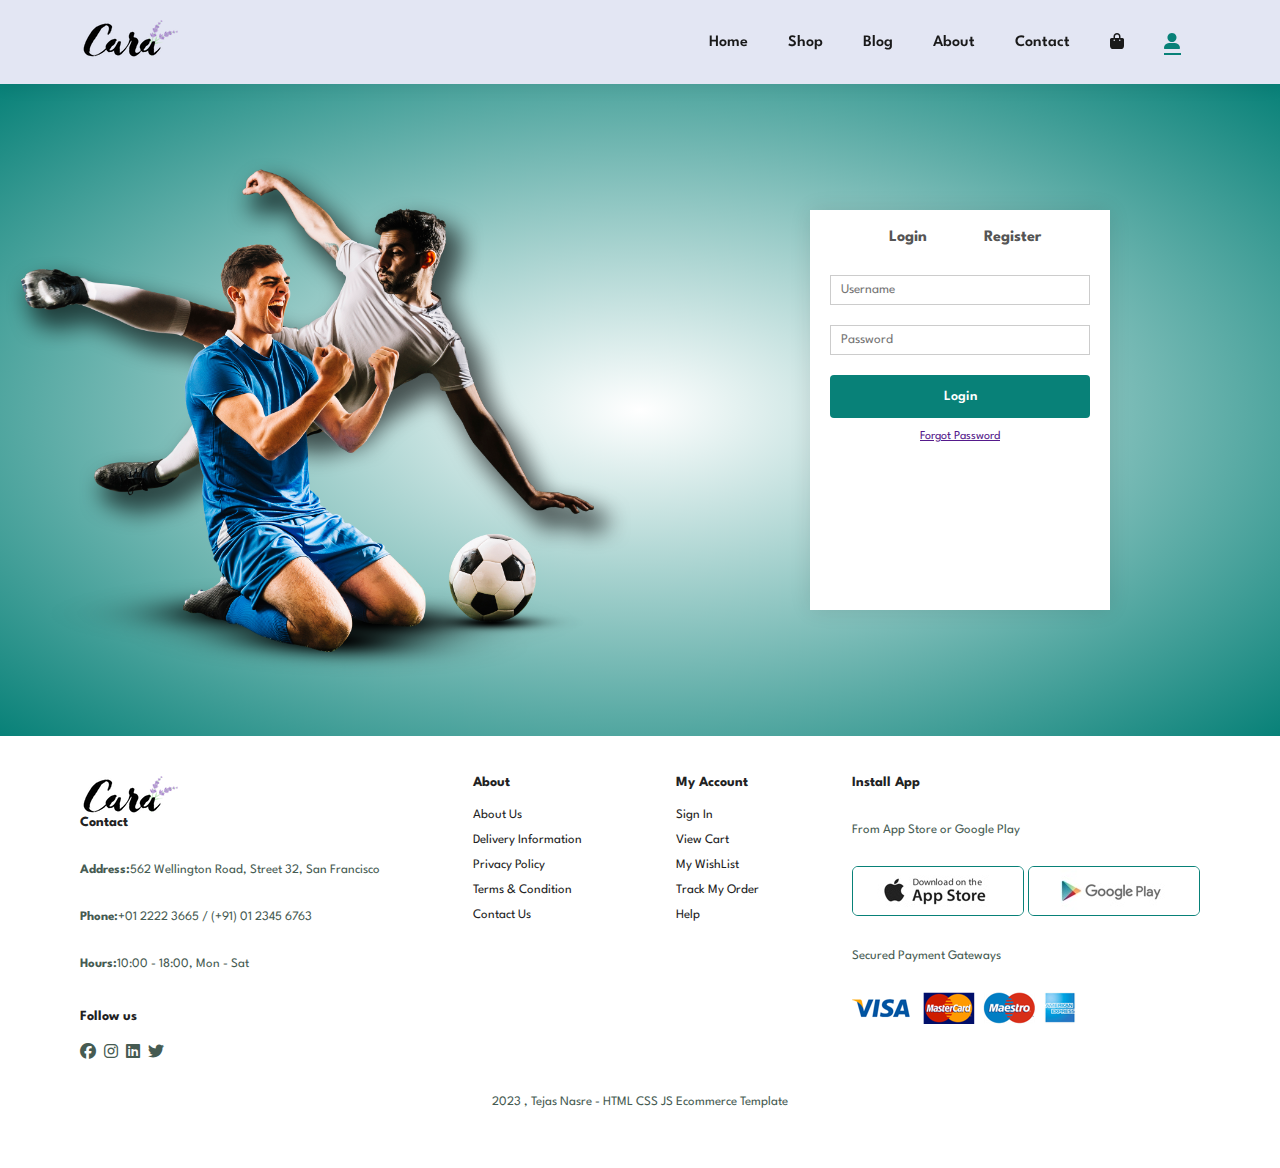
<file: sub-pages/account.html>
<!DOCTYPE html>
<html lang="en">
<head>
    <meta charset="UTF-8">
    <meta name="viewport" content="width=device-width, initial-scale=1.0">
    <title>Account</title>
    <link rel="shortcut icon" href="../assets/icon.png" type="image/.png">
    <link rel="stylesheet" href="https://cdnjs.cloudflare.com/ajax/libs/font-awesome/6.4.0/css/all.min.css"/>
    <link rel="stylesheet" href="../css/style.css">
    <link rel="stylesheet" href="../css/responsiveHome.css">
    <link rel="stylesheet" href="../css/account.css">
</head>
<body>
    <section id="header">
        <a href="../index.html"><img src="../assets/logo.png" alt="logo" class="logo"></a>
        <div>
            <ul id="navbar">
                <li><a href="../index.html">Home</a></li>
                <li><a href="../sub-pages/shop.html">Shop</a></li>
                <li><a href="../sub-pages/blog.html">Blog</a></li>
                <li><a href="../sub-pages/about.html">About</a></li>
                <li><a href="../sub-pages/contact.html">Contact</a></li>
                <li class="lg-bag"><a href="../sub-pages/cart.html"><i class="fa-solid fa-bag-shopping"></i></a></li>
                <li><a class="active" href="account.html"><i class="fas fa-user-alt"></i></a></li>
                <a href="#" id="close"><i class="fa-solid fa-xmark"></i></a>
            </ul>
        </div>
        <div id="mobile">
            <a href="./sub-pages/cart.html"><i class="fa-solid fa-bag-shopping"></i></a>
            <i  id="bar" class="fa-solid fa-bars"></i>
        </div>
    </section>

    <div class="account-page">
        <div class="container">
            <div class="col-2">
                <img src="../assets/banner/image1.png" width="100%"/>
            </div>
            <div class="col-2">
                <div class="form-container">
                    <div class="form-btn">
                        <span onclick="showLogin()">Login</span>
                        <span onclick="showRegister()">Register</span>
                    </div>
                    <div class="form-content">
                        <form id="LoginForm" class="active">
                            <input type="text" placeholder="Username">
                            <input type="password" placeholder="Password">
                            <button type="submit" class="normal btn">Login</button>
                            <a href="">Forgot Password</a>
                        </form>
                        <form id="RegForm">
                            <input type="text" placeholder="Username">
                            <input type="email" placeholder="Email">
                            <input type="password" placeholder="Password">
                            <button type="submit" class="normal btn">Register</button>                  
                        </form>
                    </div>
                </div>
            </div>
        </div>
    </div>

    <footer class="section-p1">
        <div class="col">
            <img src="../assets/logo.png" alt="logo" class="logoS">
            <h4>Contact</h4>
            <p><strong>Address:</strong>562 Wellington Road, Street 32, San Francisco</p>
            <p><strong>Phone:</strong>+01 2222 3665 / (+91) 01 2345 6763</p>
            <p><strong>Hours:</strong>10:00 - 18:00, Mon - Sat</p>
            <div class="follow">
                <h4>Follow us</h4>
                <div class="icon">
                    <i class="fa-brands fa-facebook"></i>
                    <i class="fa-brands fa-instagram"></i>
                    <i class="fa-brands fa-linkedin"></i>
                    <i class="fa-brands fa-twitter"></i>
                </div>
            </div>
        </div>
        <div class="col">
            <h4>About</h4>
            <a href="#">About Us</a>
            <a href="#">Delivery Information</a>
            <a href="#">Privacy Policy</a>
            <a href="#">Terms & Condition</a>
            <a href="#">Contact Us</a>
        </div>
        <div class="col">
            <h4>My Account </h4>
            <a href="#">Sign In</a>
            <a href="#">View Cart</a>
            <a href="#">My WishList</a>
            <a href="#">Track My Order</a>
            <a href="#">Help</a>
        </div>
        <div class="col install">
            <h4>Install App</h4>
            <p>From App Store or Google Play</p>
            <div class="row">
                <img src="../assets/pay/app.jpg" alt="app">
                <img src="../assets/pay/play.jpg" alt="play">
            </div>
            <p>Secured Payment Gateways</p>
            <img src="../assets/pay/pay.png" alt="pay">
        </div>
        <div class="copyright">
            <p>2023 , Tejas Nasre - HTML CSS JS Ecommerce Template</p>
        </div>
    </footer>
   <script src="../js/responsiveHome.js"></script>
   <script>
       function showLogin() {
           document.getElementById("LoginForm").classList.add("active");
           document.getElementById("RegForm").classList.remove("active");
       }

       function showRegister() {
           document.getElementById("LoginForm").classList.remove("active");
           document.getElementById("RegForm").classList.add("active");
       }
   </script>
</body>
</html>
</file>
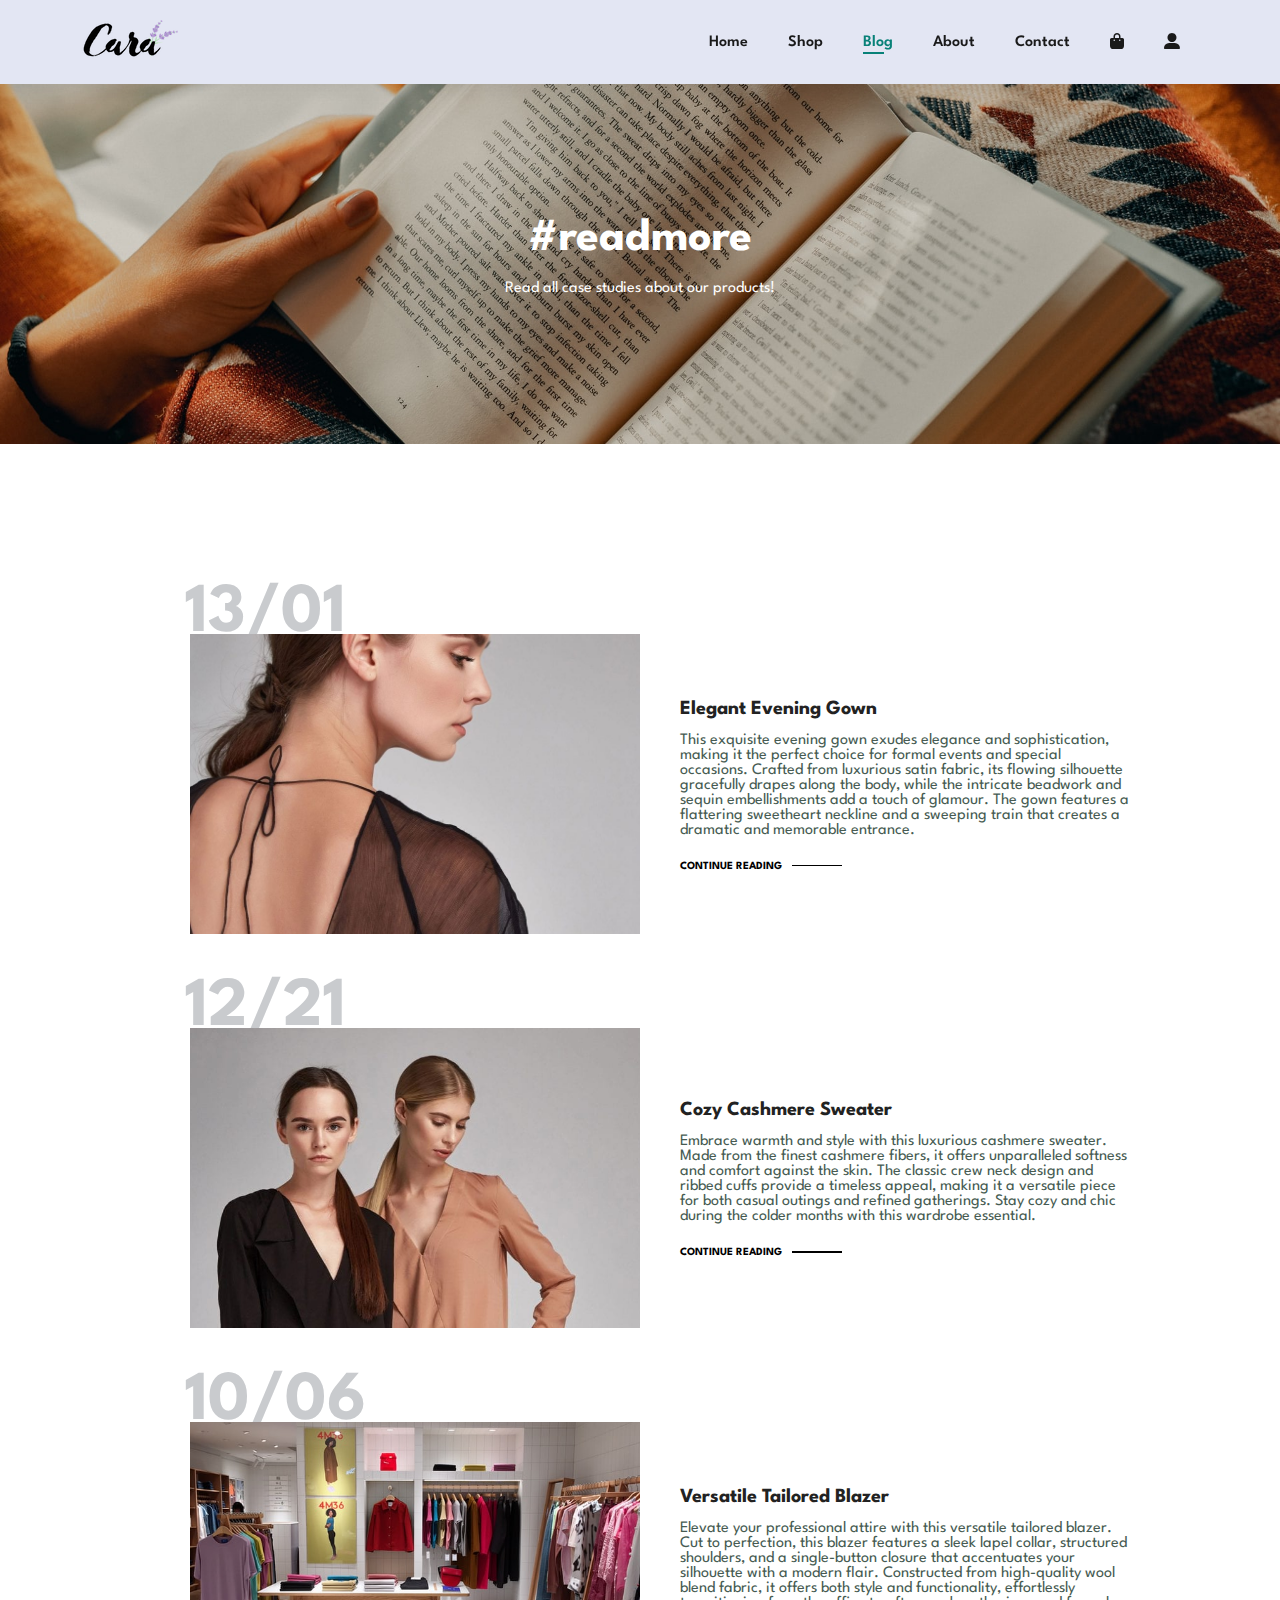
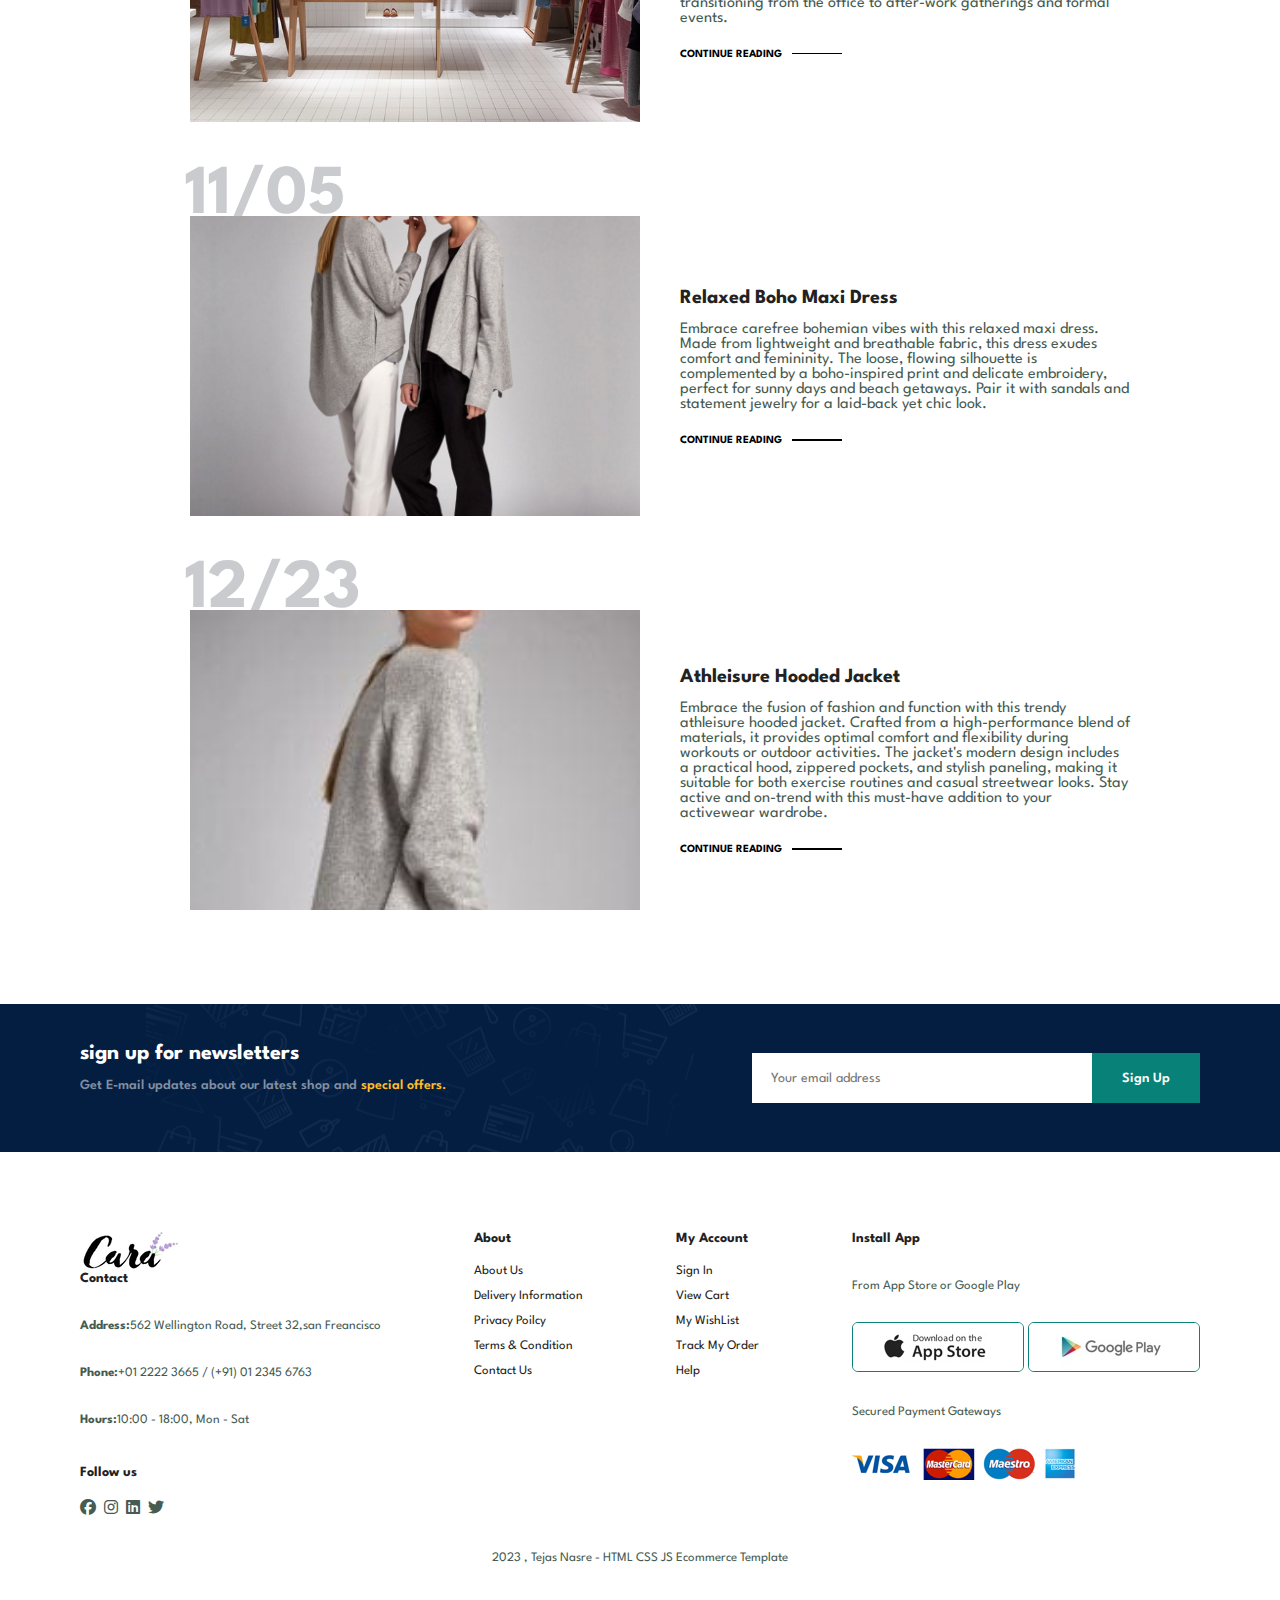
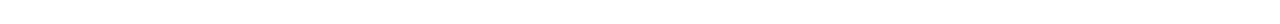
<file: sub-pages/blog.html>
<!DOCTYPE html>
<html lang="en">
<head>
    <meta charset="UTF-8">
    <meta name="viewport" content="width=device-width, initial-scale=1.0">
    <title>Blog</title>
    <link rel="shortcut icon" href="../assets/icon.png" type="image/.png">
    <link rel="stylesheet" href="https://cdnjs.cloudflare.com/ajax/libs/font-awesome/6.4.0/css/all.min.css"/>
    <link rel="stylesheet" href="../css/style.css">
    <link rel="stylesheet" href="../css/responsiveHome.css">
    <link rel="stylesheet" href="../css/blog.css">
    <link rel="stylesheet" href="../css/shop.css">
</head>
<body>
    <section id="header">
        <a href="../index.html"><img src="../assets/logo.png" alt="logo" class="logo"></a>
        <div>
            <ul id="navbar">
                <li><a  href="../index.html">Home</a></li>
                <li><a  href="../sub-pages/shop.html">Shop</a></li>
                <li><a class="active" href="../sub-pages/blog.html">Blog</a></li>
                <li><a href="../sub-pages/about.html">About</a></li>
                <li><a href="../sub-pages/contact.html">Contact</a></li>
                <li class="lg-bag"><a href="../sub-pages/cart.html"><i class="fa-solid fa-bag-shopping"></i></a></li>
                <li><a href="account.html"><i class="fas fa-user-alt"></i></a></li>
                <a href="#" id="close"><i class="fa-solid fa-xmark"></i></a>
            </ul>
        </div>
        <div id="mobile">
            
            <a href="./sub-pages/cart.html"><i class="fa-solid fa-bag-shopping"></i></a>
            <i  id="bar" class="fa-solid fa-bars"></i>
        </div>
    </section>
    <section id="page-header" class="blog-header">
        <h2>#readmore</h2>
        <p>Read all case studies about our products!</p>
    </section> 
    <section id="blog">
        <div class="blog-box">
            <div class="blog-img">
                <img src="../assets/blog/b1.jpg" alt="B-1">
            </div>
            <div class="blog-details">
                <h4>Elegant Evening Gown</h4>
                <p>This exquisite evening gown exudes elegance and sophistication, making it the perfect choice for formal events and special occasions. Crafted from luxurious satin fabric, its flowing silhouette gracefully drapes along the body, while the intricate beadwork and sequin embellishments add a touch of glamour. The gown features a flattering sweetheart neckline and a sweeping train that creates a dramatic and memorable entrance.</p>
                <a href="#">CONTINUE READING</a>
            </div>
            <h1>13/01</h1>
        </div>
        <div class="blog-box">
            <div class="blog-img">
                <img src="../assets/blog/b2.jpg" alt="B-2">
            </div>
            <div class="blog-details">
                <h4>Cozy Cashmere Sweater</h4>
                <p>Embrace warmth and style with this luxurious cashmere sweater. Made from the finest cashmere fibers, it offers unparalleled softness and comfort against the skin. The classic crew neck design and ribbed cuffs provide a timeless appeal, making it a versatile piece for both casual outings and refined gatherings. Stay cozy and chic during the colder months with this wardrobe essential.</p>
                <a href="#">CONTINUE READING</a>
            </div>
            <h1>12/21</h1>
        </div>
        <div class="blog-box">
            <div class="blog-img">
                <img src="../assets/blog/b3.jpg" alt="B-3">
            </div>
            <div class="blog-details">
                <h4>Versatile Tailored Blazer</h4>
                <p>Elevate your professional attire with this versatile tailored blazer. Cut to perfection, this blazer features a sleek lapel collar, structured shoulders, and a single-button closure that accentuates your silhouette with a modern flair. Constructed from high-quality wool blend fabric, it offers both style and functionality, effortlessly transitioning from the office to after-work gatherings and formal events.</p>
                <a href="#">CONTINUE READING</a>
            </div>
            <h1>10/06</h1>
        </div>
        <div class="blog-box">
            <div class="blog-img">
                <img src="../assets/blog/b4.jpg" alt="B-4">
            </div>
            <div class="blog-details">
                <h4>Relaxed Boho Maxi Dress</h4>
                <p>Embrace carefree bohemian vibes with this relaxed maxi dress. Made from lightweight and breathable fabric, this dress exudes comfort and femininity. The loose, flowing silhouette is complemented by a boho-inspired print and delicate embroidery, perfect for sunny days and beach getaways. Pair it with sandals and statement jewelry for a laid-back yet chic look.</p>
                <a href="#">CONTINUE READING</a>
            </div>
            <h1>11/05</h1>
        </div>
        <div class="blog-box">
            <div class="blog-img">
                <img src="../assets/blog/b5.jpg" alt="B-5">
            </div>
            <div class="blog-details">
                <h4>Athleisure Hooded Jacket</h4>
                <p>Embrace the fusion of fashion and function with this trendy athleisure hooded jacket. Crafted from a high-performance blend of materials, it provides optimal comfort and flexibility during workouts or outdoor activities. The jacket's modern design includes a practical hood, zippered pockets, and stylish paneling, making it suitable for both exercise routines and casual streetwear looks. Stay active and on-trend with this must-have addition to your activewear wardrobe.</p>
                <a href="#">CONTINUE READING</a>
            </div>
            <h1>12/23</h1>
        </div>
    </section>

    </section>
    <section id="newsletter" class="section-p1 section-m1">
        <div class="newstext">
            <h4>sign up for newsletters</h4>
            <p>Get E-mail updates about our latest shop and <span>special offers.</span></p>
        </div>
        <div class="form">
            <input type="text" placeholder="Your email address">
            <button class="normal">Sign Up</button>
        </div>
    </section>
    <footer class="section-p1">
        <div class="col">
            <img src="../assets/logo.png" alt="logo" class="logoS">
            <h4>Contact</h4>
            <p><strong>Address:</strong>562 Wellington Road, Street 32,san Freancisco</p>
            <p><strong>Phone:</strong>+01 2222 3665 / (+91) 01 2345 6763</p>
            <p><strong>Hours:</strong>10:00 - 18:00, Mon - Sat</p>
            <div class="follow">
                <h4>Follow us</h4>
                <div class="icon">
                    <i class="fa-brands fa-facebook"></i>
                    <i class="fa-brands fa-instagram"></i>
                    <i class="fa-brands fa-linkedin"></i>
                    <i class="fa-brands fa-twitter"></i>
                </div>
            </div>
        </div>
        <div class="col">
            <h4>About</h4>
            <a href="#">About Us</a>
            <a href="#">Delivery Information</a>
            <a href="#">Privacy Poilcy</a>
            <a href="#">Terms & Condition</a>
            <a href="#">Contact Us</a>
        </div>
        <div class="col">
            <h4>My Account </h4>
            <a href="#">Sign In</a>
            <a href="#">View Cart</a>
            <a href="#">My WishList</a>
            <a href="#">Track My Order</a>
            <a href="#">Help</a>
        </div>
        <div class="col install">
            <h4>Install App</h4>
            <p>From App Store or Google Play</p>
            <div class="row">
                <img src="../assets/pay/app.jpg" alt="app">
                <img src="../assets/pay/play.jpg" alt="play">
            </div>
            <p>Secured Payment Gateways</p>
            <img src="../assets/pay/pay.png" alt="pay">
        </div>
        <div class="copyright">
            <p>2023 , Tejas Nasre - HTML CSS JS Ecommerce Template</p>
        </div>
    </footer>
   <script src="../js/responsiveHome.js"></script>
</body>
</html>
</file>
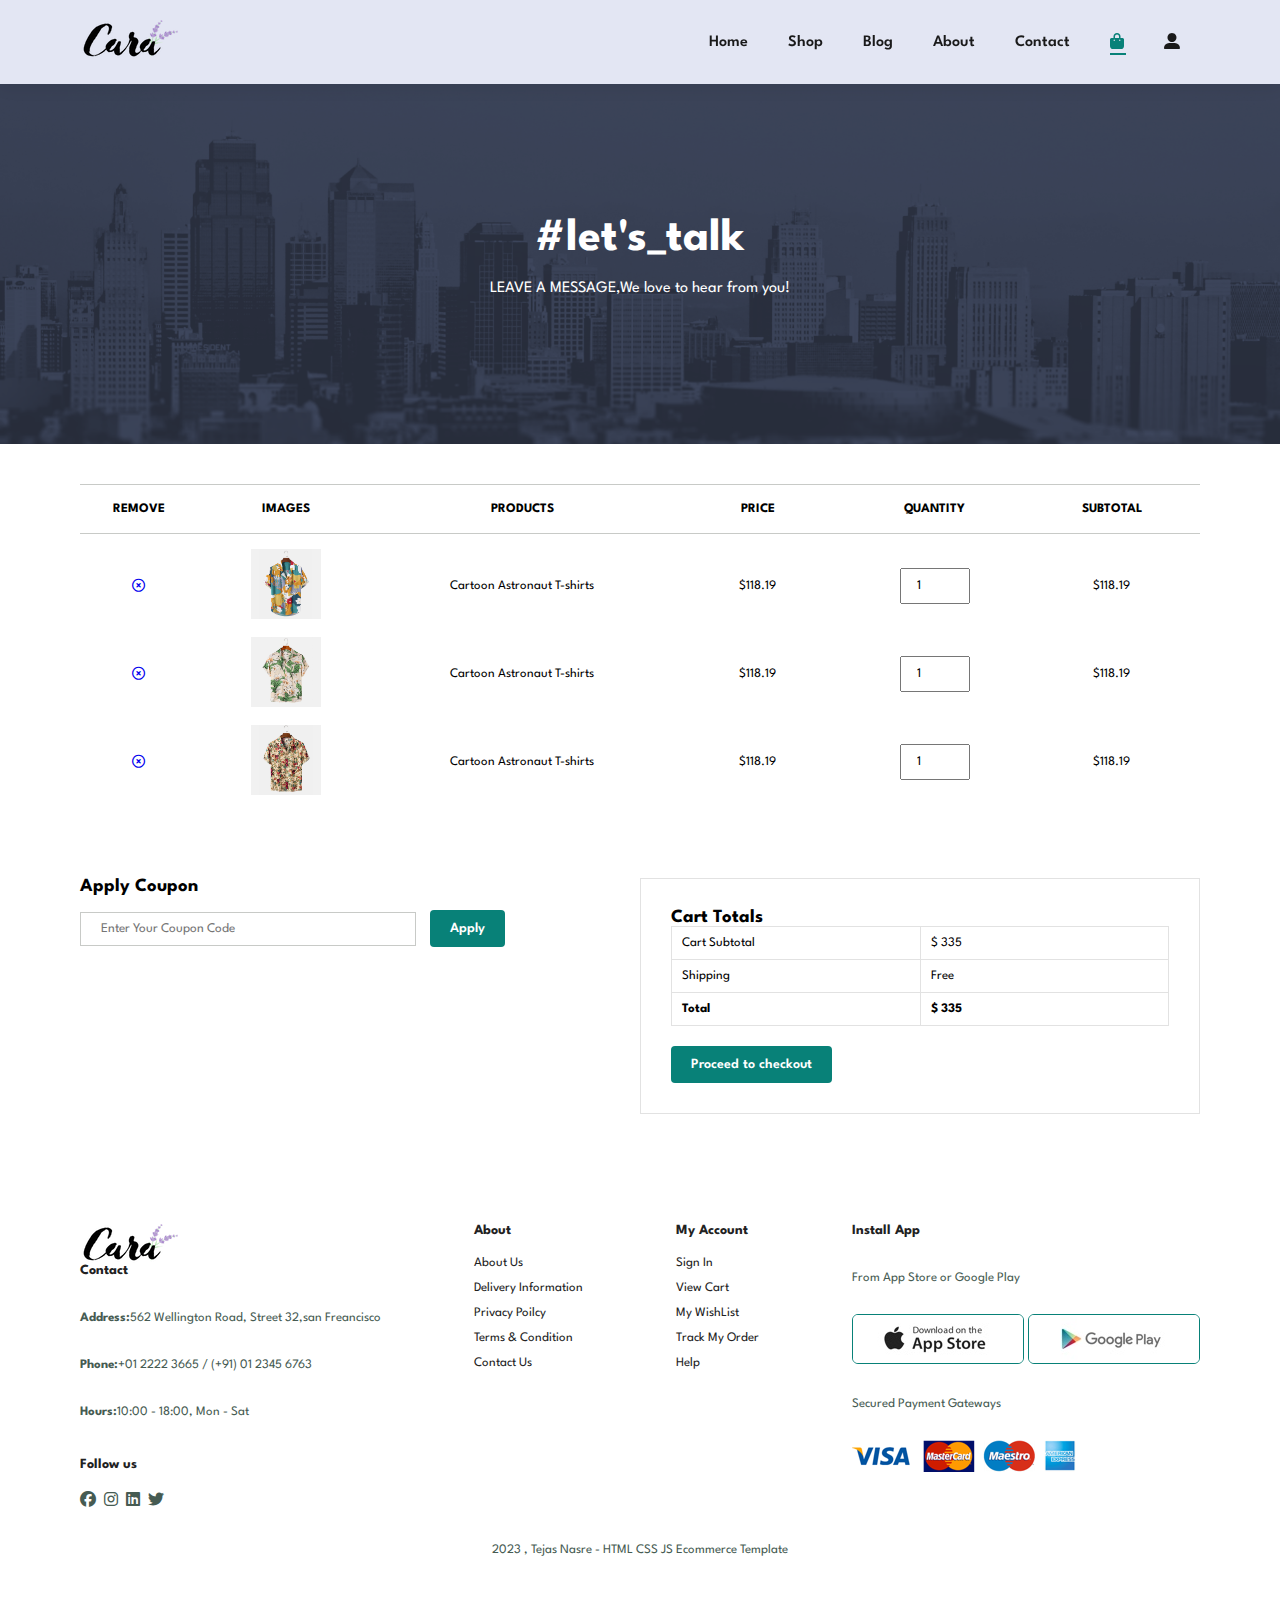
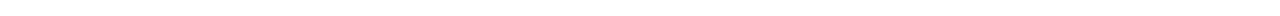
<file: sub-pages/cart.html>
<!DOCTYPE html>
<html lang="en">
  <head>
    <meta charset="UTF-8" />
    <meta name="viewport" content="width=device-width, initial-scale=1.0" />
    <title>Cart</title>
    <link rel="shortcut icon" href="../assets/icon.png" type="image/.png" />
    <link
      rel="stylesheet"
      href="https://cdnjs.cloudflare.com/ajax/libs/font-awesome/6.4.0/css/all.min.css"
    />
    <link rel="stylesheet" href="../css/style.css" />
    <link rel="stylesheet" href="../css/responsiveHome.css" />
    <link rel="stylesheet" href="../css/blog.css" />
    <link rel="stylesheet" href="../css/shop.css" />
    <link rel="stylesheet" href="../css/about.css" />
    <link rel="stylesheet" href="../css/contact.css" />
    <link rel="stylesheet" href="../css/cart.css" />
  </head>
  <body>
    <section id="header">
      <a href="../index.html"
        ><img src="../assets/logo.png" alt="logo" class="logo"
      /></a>
      <div>
        <ul id="navbar">
          <li><a href="../index.html">Home</a></li>
          <li><a href="../sub-pages/shop.html">Shop</a></li>
          <li><a href="../sub-pages/blog.html">Blog</a></li>
          <li><a href="../sub-pages/about.html">About</a></li>
          <li><a href="../sub-pages/contact.html">Contact</a></li>
          <li class="lg-bag">
            <a class="active" href="../sub-pages/cart.html"
              ><i class="fa-solid fa-bag-shopping"></i
            ></a>
          </li>
          <li><a href="account.html"><i class="fas fa-user-alt"></i></a></li>
          <a href="#" id="close"><i class="fa-solid fa-xmark"></i></a>
        </ul>
      </div>
      <div id="mobile">
        <a href="./sub-pages/cart.html"
          ><i class="fa-solid fa-bag-shopping"></i
        ></a>
        <i id="bar" class="fa-solid fa-bars"></i>
      </div>
    </section>
    <section id="page-header" class="about-header">
      <h2>#let's_talk</h2>
      <p>LEAVE A MESSAGE,We love to hear from you!</p>
    </section>
    <section id="cart" class="section-p1">
      <table width="100%">
        <thead>
          <tr>
            <td>REMOVE</td>
            <td>IMAGES</td>
            <td>PRODUCTS</td>
            <td>PRICE</td>
            <td>QUANTITY</td>
            <td>SUBTOTAL</td>
          </tr>
        </thead>
        <tbody>
          <tr>
            <td>
              <a href="#"><i class="fa-regular fa-circle-xmark"></i></a>
            </td>
            <td><img src="../assets/products/f1.jpg" alt="P-1" /></td>
            <td>Cartoon Astronaut T-shirts</td>
            <td>$118.19</td>
            <td><input type="number" value="1" /></td>
            <td>$118.19</td>
          </tr>
          <tr>
            <td>
              <a href="#"><i class="fa-regular fa-circle-xmark"></i></a>
            </td>
            <td><img src="../assets/products/f2.jpg" alt="P-1" /></td>
            <td>Cartoon Astronaut T-shirts</td>
            <td>$118.19</td>
            <td><input type="number" value="1" /></td>
            <td>$118.19</td>
          </tr>
          <tr>
            <td>
              <a href="#"><i class="fa-regular fa-circle-xmark"></i></a>
            </td>
            <td><img src="../assets/products/f3.jpg" alt="P-1" /></td>
            <td>Cartoon Astronaut T-shirts</td>
            <td>$118.19</td>
            <td><input type="number" value="1" /></td>
            <td>$118.19</td>
          </tr>
        </tbody>
      </table>
    </section>
    <section id="cart-add" class="section-p1">
      <div id="coupon">
        <h3>Apply Coupon</h3>
        <div>
          <input type="text" placeholder="Enter Your Coupon Code" />
          <button class="normal">Apply</button>
        </div>
      </div>
      <div id="sub-total">
        <h3>Cart Totals</h3>
        <table>
          <tr>
            <td>Cart Subtotal</td>
            <td>$ 335</td>
          </tr>
          <tr>
            <td>Shipping</td>
            <td>Free</td>
          </tr>
          <tr>
            <td><strong>Total</strong></td>
            <td><strong>$ 335</strong></td>
          </tr>
        </table>
        <button class="normal">Proceed to checkout</button>
      </div>
    </section>
    <footer class="section-p1">
      <div class="col">
        <img src="../assets/logo.png" alt="logo" class="logoS" />
        <h4>Contact</h4>
        <p>
          <strong>Address:</strong>562 Wellington Road, Street 32,san Freancisco
        </p>
        <p><strong>Phone:</strong>+01 2222 3665 / (+91) 01 2345 6763</p>
        <p><strong>Hours:</strong>10:00 - 18:00, Mon - Sat</p>
        <div class="follow">
          <h4>Follow us</h4>
          <div class="icon">
            <i class="fa-brands fa-facebook"></i>
            <i class="fa-brands fa-instagram"></i>
            <i class="fa-brands fa-linkedin"></i>
            <i class="fa-brands fa-twitter"></i>
          </div>
        </div>
      </div>
      <div class="col">
        <h4>About</h4>
        <a href="#">About Us</a>
        <a href="#">Delivery Information</a>
        <a href="#">Privacy Poilcy</a>
        <a href="#">Terms & Condition</a>
        <a href="#">Contact Us</a>
      </div>
      <div class="col">
        <h4>My Account</h4>
        <a href="#">Sign In</a>
        <a href="#">View Cart</a>
        <a href="#">My WishList</a>
        <a href="#">Track My Order</a>
        <a href="#">Help</a>
      </div>
      <div class="col install">
        <h4>Install App</h4>
        <p>From App Store or Google Play</p>
        <div class="row">
          <img src="../assets/pay/app.jpg" alt="app" />
          <img src="../assets/pay/play.jpg" alt="play" />
        </div>
        <p>Secured Payment Gateways</p>
        <img src="../assets/pay/pay.png" alt="pay" />
      </div>
      <div class="copyright">
        <p>2023 , Tejas Nasre - HTML CSS JS Ecommerce Template</p>
      </div>
    </footer>
    <script src="../js/responsiveHome.js"></script>
  </body>
</html>
</file>
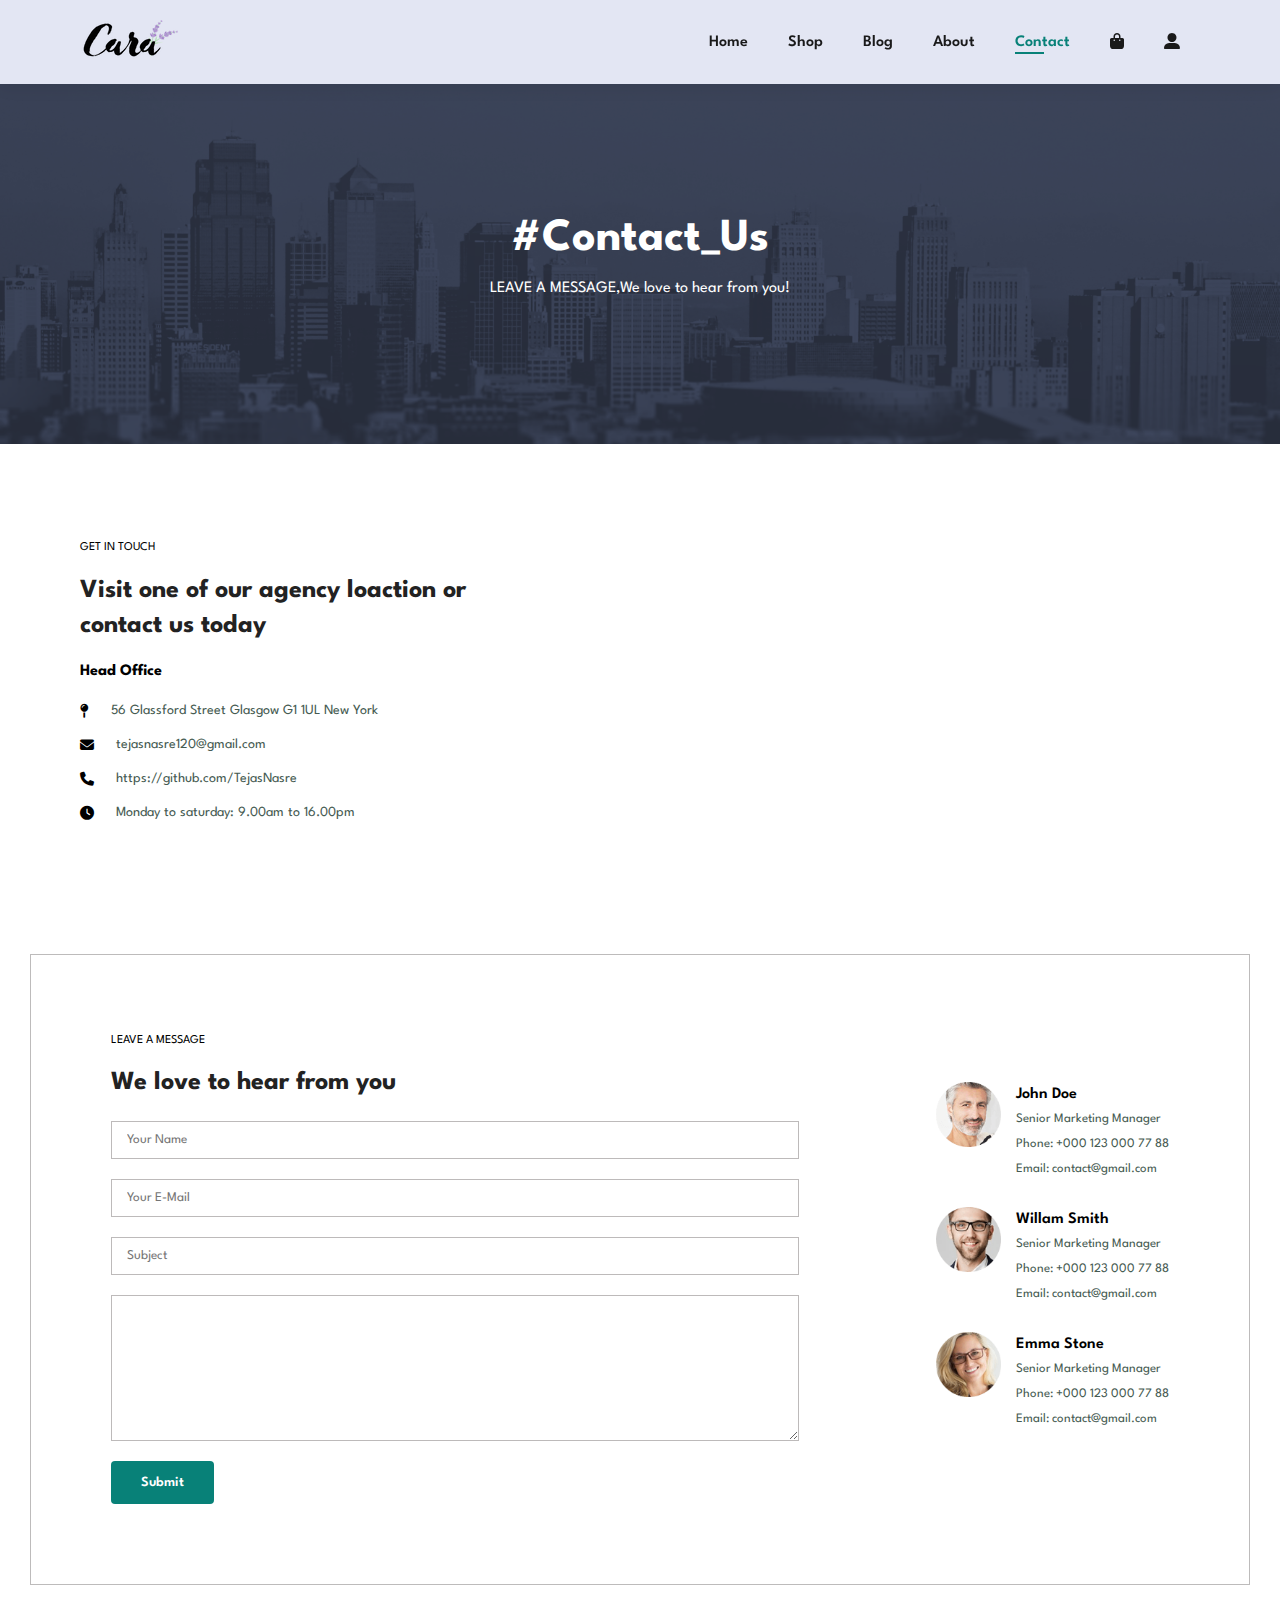
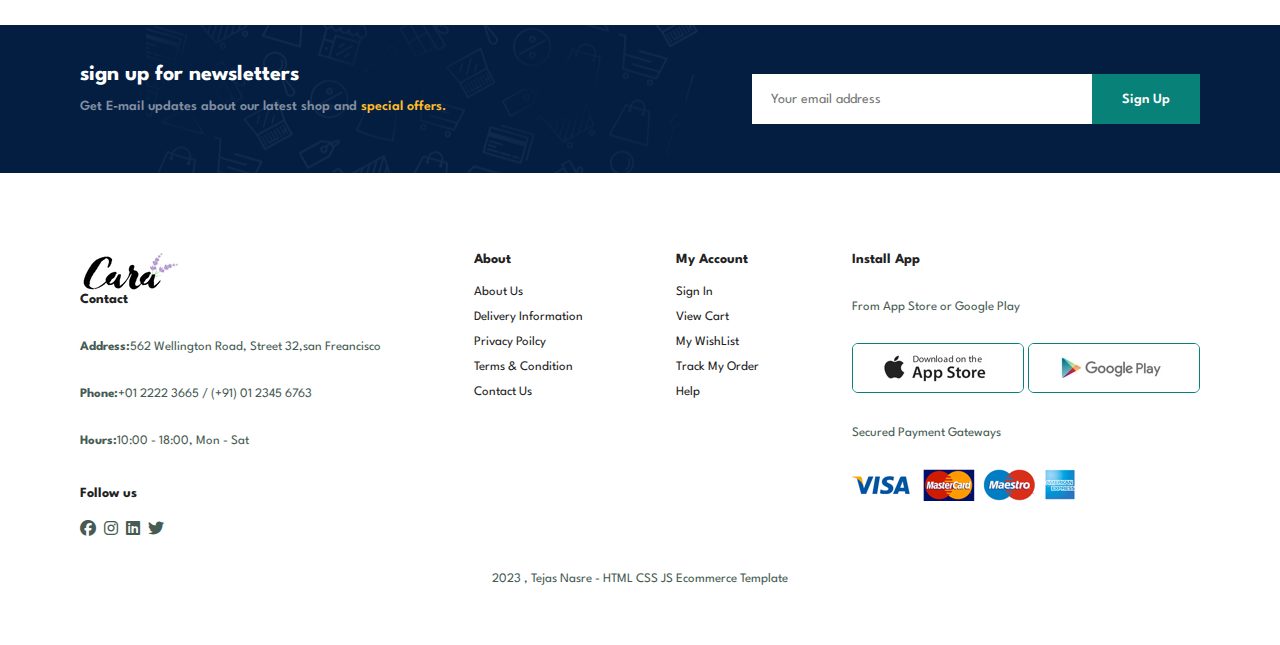
<file: sub-pages/contact.html>
<!DOCTYPE html>
<html lang="en">
  <head>
    <meta charset="UTF-8" />
    <meta name="viewport" content="width=device-width, initial-scale=1.0" />
    <title>Contact</title>
    <link rel="shortcut icon" href="../assets/icon.png" type="image/.png">
    <link
      rel="stylesheet"
      href="https://cdnjs.cloudflare.com/ajax/libs/font-awesome/6.4.0/css/all.min.css"
    />
    <link rel="stylesheet" href="../css/style.css" />
    <link rel="stylesheet" href="../css/responsiveHome.css" />
    <link rel="stylesheet" href="../css/blog.css" />
    <link rel="stylesheet" href="../css/shop.css" />
    <link rel="stylesheet" href="../css/about.css" />
    <link rel="stylesheet" href="../css/contact.css" />
  </head>
  <body>
    <section id="header">
      <a href="../index.html"><img src="../assets/logo.png" alt="logo" class="logo" /></a>
      <div>
        <ul id="navbar">
          <li><a href="../index.php">Home</a></li>
          <li><a href="../sub-pages/shop.php">Shop</a></li>
          <li><a href="../sub-pages/blog.php">Blog</a></li>
          <li><a href="../sub-pages/about.html">About</a></li>
          <li>
            <a class="active" href="../sub-pages/contact.html">Contact</a>
          </li>
          <li class="lg-bag">
            <a href="../sub-pages/cart.php"
              ><i class="fa-solid fa-bag-shopping"></i
            ></a>
          </li>
          <li><a href="account.php"><i class="fas fa-user-alt"></i></a></li>
          <a href="#" id="close"><i class="fa-solid fa-xmark"></i></a>
        </ul>
      </div>
      <div id="mobile">
        <a href="./sub-pages/cart.html"
          ><i class="fa-solid fa-bag-shopping"></i
        ></a>
        <i id="bar" class="fa-solid fa-bars"></i>
      </div>
    </section>
    <section id="page-header" class="about-header">
      <h2>#Contact_Us</h2>
      <p>LEAVE A MESSAGE,We love to hear from you!</p>
    </section>
    <section id="contact-details" class="section-p1">
      <div class="details">
        <span>GET IN TOUCH</span>
        <h2>Visit one of our agency loaction or contact us today</h2>
        <h3>Head Office</h3>
        <div>
          <li>
            <i class="fa-solid fa-map-pin"></i>
            <p>56 Glassford Street Glasgow G1 1UL New York</p>
          </li>
          <li>
            <i class="fa-solid fa-envelope"></i>
            <p>tejasnasre120@gmail.com</p>
          </li>
          <li>
            <i class="fa-solid fa-phone"></i>
            <p>https://github.com/TejasNasre</p>
          </li>
          <li>
            <i class="fa-solid fa-clock"></i>
            <p>Monday to saturday: 9.00am to 16.00pm</p>
          </li>
        </div>
      </div>
      <div class="map">
        <iframe
          src="https://www.google.com/maps/embed?pb=!1m18!1m12!1m3!1d3722.434346387409!2d79.09629137487674!3d21.09524288549252!2m3!1f0!2f0!3f0!3m2!1i1024!2i768!4f13.1!3m3!1m2!1s0x3bd4bf251fb8755d%3A0x71a961efb713a4d5!2sManewada%20-%20Besa%20Rd%2C%20Manewada%2C%20Nagpur%2C%20Maharashtra!5e0!3m2!1sen!2sin!4v1690951816909!5m2!1sen!2sin"
          width="600"
          height="450"
          style="border: 0"
          allowfullscreen=""
          loading="lazy"
          referrerpolicy="no-referrer-when-downgrade"
        ></iframe>
      </div>
    </section>
    <section id="form-details">
      <form action="">
        <span>LEAVE A MESSAGE</span>
        <h2>We love to hear from you</h2>
        <input type="text" placeholder="Your Name" />
        <input type="email" placeholder="Your E-Mail" />
        <input type="text" placeholder="Subject" />
        <textarea name="" id="" cols="30" rows="10"></textarea>
        <button type="submit" class="normal">Submit</button>
      </form>
      <div class="people">
        <div>
          <img src="../assets/people/1.png" alt="P-1" />
          <p>
            <span>John Doe</span> Senior Marketing Manager <br />Phone: +000 123
            000 77 88 <br />Email: contact@gmail.com
          </p>
        </div>
        <div>
          <img src="../assets/people/2.png" alt="P-1" />
          <p>
            <span>Willam Smith</span> Senior Marketing Manager <br />Phone: +000
            123 000 77 88 <br />Email: contact@gmail.com
          </p>
        </div>
        <div>
          <img src="../assets/people/3.png" alt="P-1" />
          <p>
            <span>Emma Stone</span> Senior Marketing Manager <br />Phone: +000
            123 000 77 88 <br />Email: contact@gmail.com
          </p>
        </div>
      </div>
    </section>
    <section id="newsletter" class="section-p1 section-m1">
      <div class="newstext">
        <h4>sign up for newsletters</h4>
        <p>
          Get E-mail updates about our latest shop and
          <span>special offers.</span>
        </p>
      </div>
      <div class="form">
        <input type="text" placeholder="Your email address" />
        <button class="normal">Sign Up</button>
      </div>
    </section>
    <footer class="section-p1">
      <div class="col">
        <img src="../assets/logo.png" alt="logo" class="logoS" />
        <h4>Contact</h4>
        <p>
          <strong>Address:</strong>562 Wellington Road, Street 32,san Freancisco
        </p>
        <p><strong>Phone:</strong>+01 2222 3665 / (+91) 01 2345 6763</p>
        <p><strong>Hours:</strong>10:00 - 18:00, Mon - Sat</p>
        <div class="follow">
          <h4>Follow us</h4>
          <div class="icon">
            <i class="fa-brands fa-facebook"></i>
            <i class="fa-brands fa-instagram"></i>
            <i class="fa-brands fa-linkedin"></i>
            <i class="fa-brands fa-twitter"></i>
          </div>
        </div>
      </div>
      <div class="col">
        <h4>About</h4>
        <a href="#">About Us</a>
        <a href="#">Delivery Information</a>
        <a href="#">Privacy Poilcy</a>
        <a href="#">Terms & Condition</a>
        <a href="#">Contact Us</a>
      </div>
      <div class="col">
        <h4>My Account</h4>
        <a href="#">Sign In</a>
        <a href="#">View Cart</a>
        <a href="#">My WishList</a>
        <a href="#">Track My Order</a>
        <a href="#">Help</a>
      </div>
      <div class="col install">
        <h4>Install App</h4>
        <p>From App Store or Google Play</p>
        <div class="row">
          <img src="../assets/pay/app.jpg" alt="app" />
          <img src="../assets/pay/play.jpg" alt="play" />
        </div>
        <p>Secured Payment Gateways</p>
        <img src="../assets/pay/pay.png" alt="pay" />
      </div>
      <div class="copyright">
        <p>2023 , Tejas Nasre - HTML CSS JS Ecommerce Template</p>
      </div>
    </footer>
    <script src="../js/responsiveHome.js"></script>
  </body>
</html>
</file>
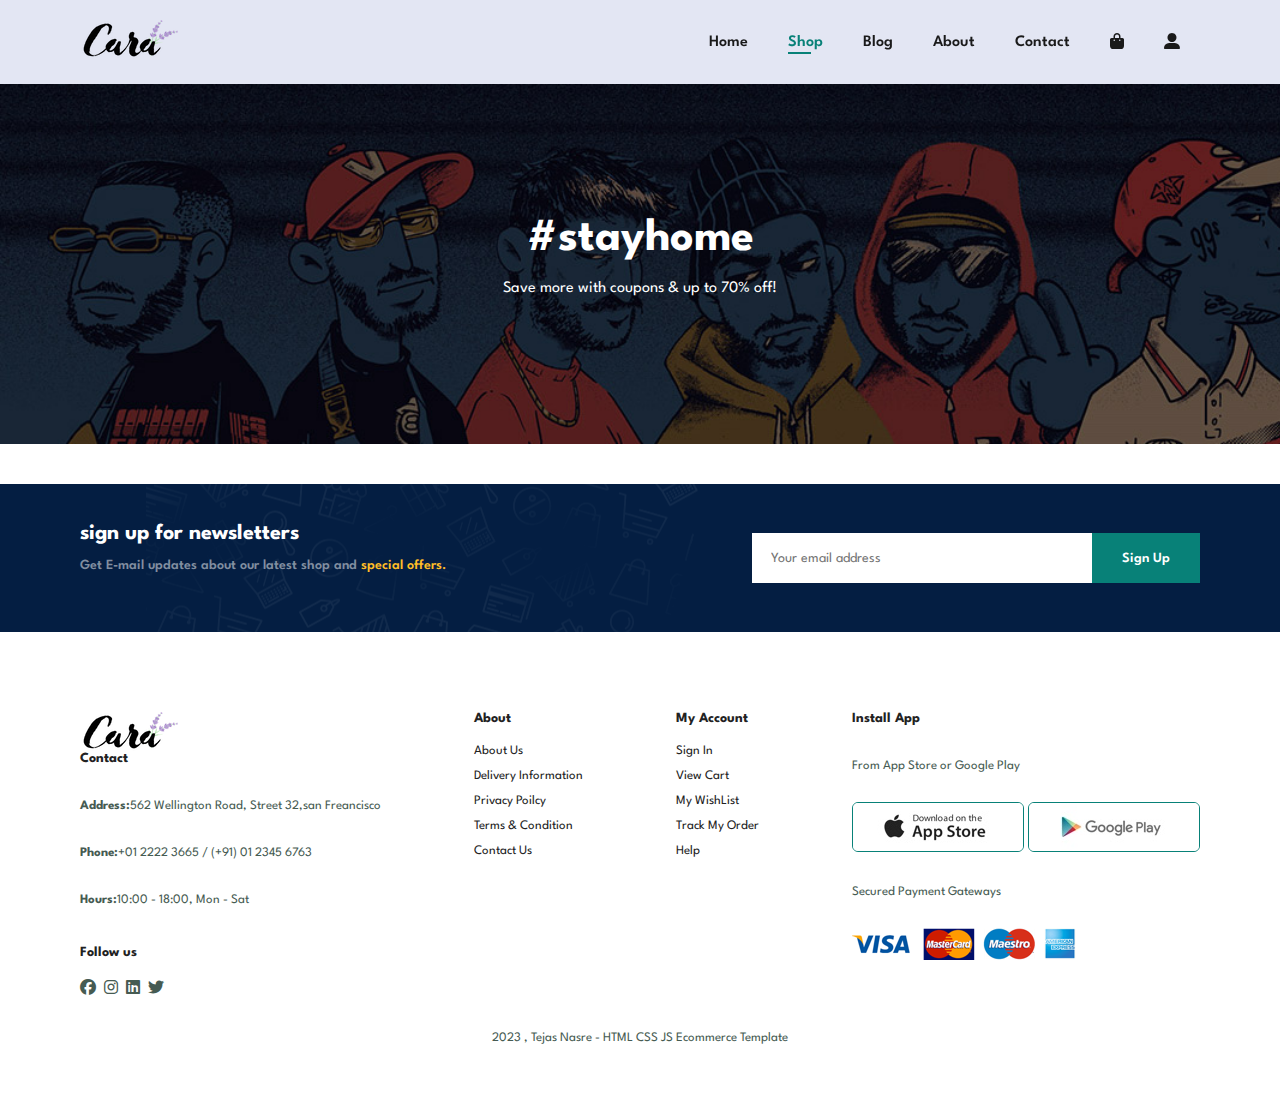
<file: sub-pages/shop.html>
<!DOCTYPE html>
<html lang="en">
<head>
    <meta charset="UTF-8">
    <meta name="viewport" content="width=device-width, initial-scale=1.0">
    <title>Shop</title>
    <link rel="shortcut icon" href="../assets/icon.png" type="image/.png">
    <link rel="stylesheet" href="https://cdnjs.cloudflare.com/ajax/libs/font-awesome/6.4.0/css/all.min.css"/>
    <link rel="stylesheet" href="../css/style.css">
    <link rel="stylesheet" href="../css/responsiveHome.css">
    <link rel="stylesheet" href="../css/shop.css">
</head>
<body>
    <section id="header">
        <a href="../index.php"><img src="../assets/logo.png" alt="logo" class="logo"></a>
        <div>
            <ul id="navbar">
                <li><a  href="http://localhost/Cara-EcommerceWebsite%20-%20Sao%20ch%C3%A9p/Cara-EcommerceWebsite-main/index.php">Home</a></li>
                <li><a class="active" href="../sub-pages/shop.php">Shop</a></li>
                <li><a href="../sub-pages/blog.html">Blog</a></li>
                <li><a href="../sub-pages/about.html">About</a></li>
                <li><a href="../sub-pages/contact.html">Contact</a></li>
                <li class="lg-bag"><a href="../sub-pages/cart.html"><i class="fa-solid fa-bag-shopping"></i></a></li>
                <li><a href="account.html"><i class="fas fa-user-alt"></i></a></li>
                <a href="#" id="close"><i class="fa-solid fa-xmark"></i></a>
            </ul>
        </div>
        <div id="mobile">
            
            <a href="./sub-pages/cart.html"><i class="fa-solid fa-bag-shopping"></i></a>
            <i  id="bar" class="fa-solid fa-bars"></i>
        </div>
    </section>
    <section id="page-header">
        <h2>#stayhome</h2>
        <p>Save more with coupons & up to 70% off!</p>
    </section> 
    

  
    <!-- <section id="product1" class="section-p1">
        
        <div class="pro-container">
            <div class="pro" onclick="window.location.href='sproduct.html'">
                <img src="../assets/products/f1.jpg" alt="P-1">
                <div class="des">
                    <span>adidas</span>
                    <h5>Cartoon Astronaut T-Shirts</h5>
                    <div class="star">
                        <i class="fa-solid fa-star"></i>
                        <i class="fa-solid fa-star"></i>
                        <i class="fa-solid fa-star"></i>
                        <i class="fa-solid fa-star"></i>
                        <i class="fa-solid fa-star"></i>
                    </div>
                    <h4>$78</h4>
                </div>
                <a href="#" class="cart"><i class="fa-solid fa-cart-shopping"></i></a>
            </div>
            <div class="pro">
                <img src="../assets/products/f2.jpg" alt="P-2">
                <div class="des">
                    <span>adidas</span>
                    <h5>Cartoon Astronaut T-Shirts</h5>
                    <div class="star">
                        <i class="fa-solid fa-star"></i>
                        <i class="fa-solid fa-star"></i>
                        <i class="fa-solid fa-star"></i>
                        <i class="fa-solid fa-star"></i>
                        <i class="fa-solid fa-star"></i>
                    </div>
                    <h4>$78</h4>
                </div>
                <a href="#" class="cart"><i class="fa-solid fa-cart-shopping"></i></a>
            </div>
            <div class="pro">
                <img src="../assets/products/f3.jpg" alt="P-3">
                <div class="des">
                    <span>adidas</span>
                    <h5>Cartoon Astronaut T-Shirts</h5>
                    <div class="star">
                        <i class="fa-solid fa-star"></i>
                        <i class="fa-solid fa-star"></i>
                        <i class="fa-solid fa-star"></i>
                        <i class="fa-solid fa-star"></i>
                        <i class="fa-solid fa-star"></i>
                    </div>
                    <h4>$78</h4>
                </div>
                <a href="#" class="cart"><i class="fa-solid fa-cart-shopping"></i></a>
            </div>
            <div class="pro">
                <img src="../assets/products/f4.jpg" alt="P-4">
                <div class="des">
                    <span>adidas</span>
                    <h5>Cartoon Astronaut T-Shirts</h5>
                    <div class="star">
                        <i class="fa-solid fa-star"></i>
                        <i class="fa-solid fa-star"></i>
                        <i class="fa-solid fa-star"></i>
                        <i class="fa-solid fa-star"></i>
                        <i class="fa-solid fa-star"></i>
                    </div>
                    <h4>$78</h4>
                </div>
                <a href="#" class="cart"><i class="fa-solid fa-cart-shopping"></i></a>
            </div>
            <div class="pro">
                <img src="../assets/products/f5.jpg" alt="P-5">
                <div class="des">
                    <span>adidas</span>
                    <h5>Cartoon Astronaut T-Shirts</h5>
                    <div class="star">
                        <i class="fa-solid fa-star"></i>
                        <i class="fa-solid fa-star"></i>
                        <i class="fa-solid fa-star"></i>
                        <i class="fa-solid fa-star"></i>
                        <i class="fa-solid fa-star"></i>
                    </div>
                    <h4>$78</h4>
                </div>
                <a href="#" class="cart"><i class="fa-solid fa-cart-shopping"></i></a>
            </div>
            <div class="pro">
                <img src="../assets/products/f6.jpg" alt="P-6">
                <div class="des">
                    <span>adidas</span>
                    <h5>Cartoon Astronaut T-Shirts</h5>
                    <div class="star">
                        <i class="fa-solid fa-star"></i>
                        <i class="fa-solid fa-star"></i>
                        <i class="fa-solid fa-star"></i>
                        <i class="fa-solid fa-star"></i>
                        <i class="fa-solid fa-star"></i>
                    </div>
                    <h4>$78</h4>
                </div>
                <a href="#" class="cart"><i class="fa-solid fa-cart-shopping"></i></a>
            </div>
            <div class="pro">
                <img src="../assets/products/f7.jpg" alt="P-7">
                <div class="des">
                    <span>adidas</span>
                    <h5>Cartoon Astronaut T-Shirts</h5>
                    <div class="star">
                        <i class="fa-solid fa-star"></i>
                        <i class="fa-solid fa-star"></i>
                        <i class="fa-solid fa-star"></i>
                        <i class="fa-solid fa-star"></i>
                        <i class="fa-solid fa-star"></i>
                    </div>
                    <h4>$78</h4>
                </div>
                <a href="#" class="cart"><i class="fa-solid fa-cart-shopping"></i></a>
            </div>
            <div class="pro">
                <img src="../assets/products/f8.jpg" alt="P-8">
                <div class="des">
                    <span>adidas</span>
                    <h5>Cartoon Astronaut T-Shirts</h5>
                    <div class="star">
                        <i class="fa-solid fa-star"></i>
                        <i class="fa-solid fa-star"></i>
                        <i class="fa-solid fa-star"></i>
                        <i class="fa-solid fa-star"></i>
                        <i class="fa-solid fa-star"></i>
                    </div>
                    <h4>$78</h4>
                </div>
                <a href="#" class="cart"><i class="fa-solid fa-cart-shopping"></i></a>
            </div>
            <div class="pro">
                <img src="../assets/products/n1.jpg" alt="N-1">
                <div class="des">
                    <span>adidas</span>
                    <h5>Cartoon Astronaut T-Shirts</h5>
                    <div class="star">
                        <i class="fa-solid fa-star"></i>
                        <i class="fa-solid fa-star"></i>
                        <i class="fa-solid fa-star"></i>
                        <i class="fa-solid fa-star"></i>
                        <i class="fa-solid fa-star"></i>
                    </div>
                    <h4>$78</h4>
                </div>
                <a href="#" class="cart"><i class="fa-solid fa-cart-shopping"></i></a>
            </div>
            <div class="pro">
                <img src="../assets/products/n2.jpg" alt="N-2">
                <div class="des">
                    <span>adidas</span>
                    <h5>Cartoon Astronaut T-Shirts</h5>
                    <div class="star">
                        <i class="fa-solid fa-star"></i>
                        <i class="fa-solid fa-star"></i>
                        <i class="fa-solid fa-star"></i>
                        <i class="fa-solid fa-star"></i>
                        <i class="fa-solid fa-star"></i>
                    </div>
                    <h4>$78</h4>
                </div>
                <a href="#" class="cart"><i class="fa-solid fa-cart-shopping"></i></a>
            </div>
            <div class="pro">
                <img src="../assets/products/n3.jpg" alt="N-3">
                <div class="des">
                    <span>adidas</span>
                    <h5>Cartoon Astronaut T-Shirts</h5>
                    <div class="star">
                        <i class="fa-solid fa-star"></i>
                        <i class="fa-solid fa-star"></i>
                        <i class="fa-solid fa-star"></i>
                        <i class="fa-solid fa-star"></i>
                        <i class="fa-solid fa-star"></i>
                    </div>
                    <h4>$78</h4>
                </div>
                <a href="#" class="cart"><i class="fa-solid fa-cart-shopping"></i></a>
            </div>
            <div class="pro">
                <img src="../assets/products/n4.jpg" alt="N-4">
                <div class="des">
                    <span>adidas</span>
                    <h5>Cartoon Astronaut T-Shirts</h5>
                    <div class="star">
                        <i class="fa-solid fa-star"></i>
                        <i class="fa-solid fa-star"></i>
                        <i class="fa-solid fa-star"></i>
                        <i class="fa-solid fa-star"></i>
                        <i class="fa-solid fa-star"></i>
                    </div>
                    <h4>$78</h4>
                </div>
                <a href="#" class="cart"><i class="fa-solid fa-cart-shopping"></i></a>
            </div>
            <div class="pro">
                <img src="../assets/products/n5.jpg" alt="N-5">
                <div class="des">
                    <span>adidas</span>
                    <h5>Cartoon Astronaut T-Shirts</h5>
                    <div class="star">
                        <i class="fa-solid fa-star"></i>
                        <i class="fa-solid fa-star"></i>
                        <i class="fa-solid fa-star"></i>
                        <i class="fa-solid fa-star"></i>
                        <i class="fa-solid fa-star"></i>
                    </div>
                    <h4>$78</h4>
                </div>
                <a href="#" class="cart"><i class="fa-solid fa-cart-shopping"></i></a>
            </div>
            <div class="pro">
                <img src="../assets/products/n6.jpg" alt="N-6">
                <div class="des">
                    <span>adidas</span>
                    <h5>Cartoon Astronaut T-Shirts</h5>
                    <div class="star">
                        <i class="fa-solid fa-star"></i>
                        <i class="fa-solid fa-star"></i>
                        <i class="fa-solid fa-star"></i>
                        <i class="fa-solid fa-star"></i>
                        <i class="fa-solid fa-star"></i>
                    </div>
                    <h4>$78</h4>
                </div>
                <a href="#" class="cart"><i class="fa-solid fa-cart-shopping"></i></a>
            </div>
            <div class="pro">
                <img src="../assets/products/n7.jpg" alt="N-7">
                <div class="des">
                    <span>adidas</span>
                    <h5>Cartoon Astronaut T-Shirts</h5>
                    <div class="star">
                        <i class="fa-solid fa-star"></i>
                        <i class="fa-solid fa-star"></i>
                        <i class="fa-solid fa-star"></i>
                        <i class="fa-solid fa-star"></i>
                        <i class="fa-solid fa-star"></i>
                    </div>
                    <h4>$78</h4>
                </div>
                <a href="#" class="cart"><i class="fa-solid fa-cart-shopping"></i></a>
            </div>
            <div class="pro">
                <img src="../assets/products/n8.jpg" alt="N-8">
                <div class="des">
                    <span>adidas</span>
                    <h5>Cartoon Astronaut T-Shirts</h5>
                    <div class="star">
                        <i class="fa-solid fa-star"></i>
                        <i class="fa-solid fa-star"></i>
                        <i class="fa-solid fa-star"></i>
                        <i class="fa-solid fa-star"></i>
                        <i class="fa-solid fa-star"></i>
                    </div>
                    <h4>$78</h4>
                </div>
                <a href="#" class="cart"><i class="fa-solid fa-cart-shopping"></i></a>
            </div>
            
            </div>
        </div>
    </section> -->

    <section id="newsletter" class="section-p1 section-m1">
        <div class="newstext">
            <h4>sign up for newsletters</h4>
            <p>Get E-mail updates about our latest shop and <span>special offers.</span></p>
        </div>
        <div class="form">
            <input type="text" placeholder="Your email address">
            <button class="normal">Sign Up</button>
        </div>
    </section>
    <footer class="section-p1">
        <div class="col">
            <img src="../assets/logo.png" alt="logo" class="logoS">
            <h4>Contact</h4>
            <p><strong>Address:</strong>562 Wellington Road, Street 32,san Freancisco</p>
            <p><strong>Phone:</strong>+01 2222 3665 / (+91) 01 2345 6763</p>
            <p><strong>Hours:</strong>10:00 - 18:00, Mon - Sat</p>
            <div class="follow">
                <h4>Follow us</h4>
                <div class="icon">
                    <i class="fa-brands fa-facebook"></i>
                    <i class="fa-brands fa-instagram"></i>
                    <i class="fa-brands fa-linkedin"></i>
                    <i class="fa-brands fa-twitter"></i>
                </div>
            </div>
        </div>
        <div class="col">
            <h4>About</h4>
            <a href="#">About Us</a>
            <a href="#">Delivery Information</a>
            <a href="#">Privacy Poilcy</a>
            <a href="#">Terms & Condition</a>
            <a href="#">Contact Us</a>
        </div>
        <div class="col">
            <h4>My Account </h4>
            <a href="#">Sign In</a>
            <a href="#">View Cart</a>
            <a href="#">My WishList</a>
            <a href="#">Track My Order</a>
            <a href="#">Help</a>
        </div>
        <div class="col install">
            <h4>Install App</h4>
            <p>From App Store or Google Play</p>
            <div class="row">
                <img src="../assets/pay/app.jpg" alt="app">
                <img src="../assets/pay/play.jpg" alt="play">
            </div>
            <p>Secured Payment Gateways</p>
            <img src="../assets/pay/pay.png" alt="pay">
        </div>
        <div class="copyright">
            <p>2023 , Tejas Nasre - HTML CSS JS Ecommerce Template</p>
        </div>
    </footer>
   <script src="../js/responsiveHome.js"></script>
</body>
</html>
</file>
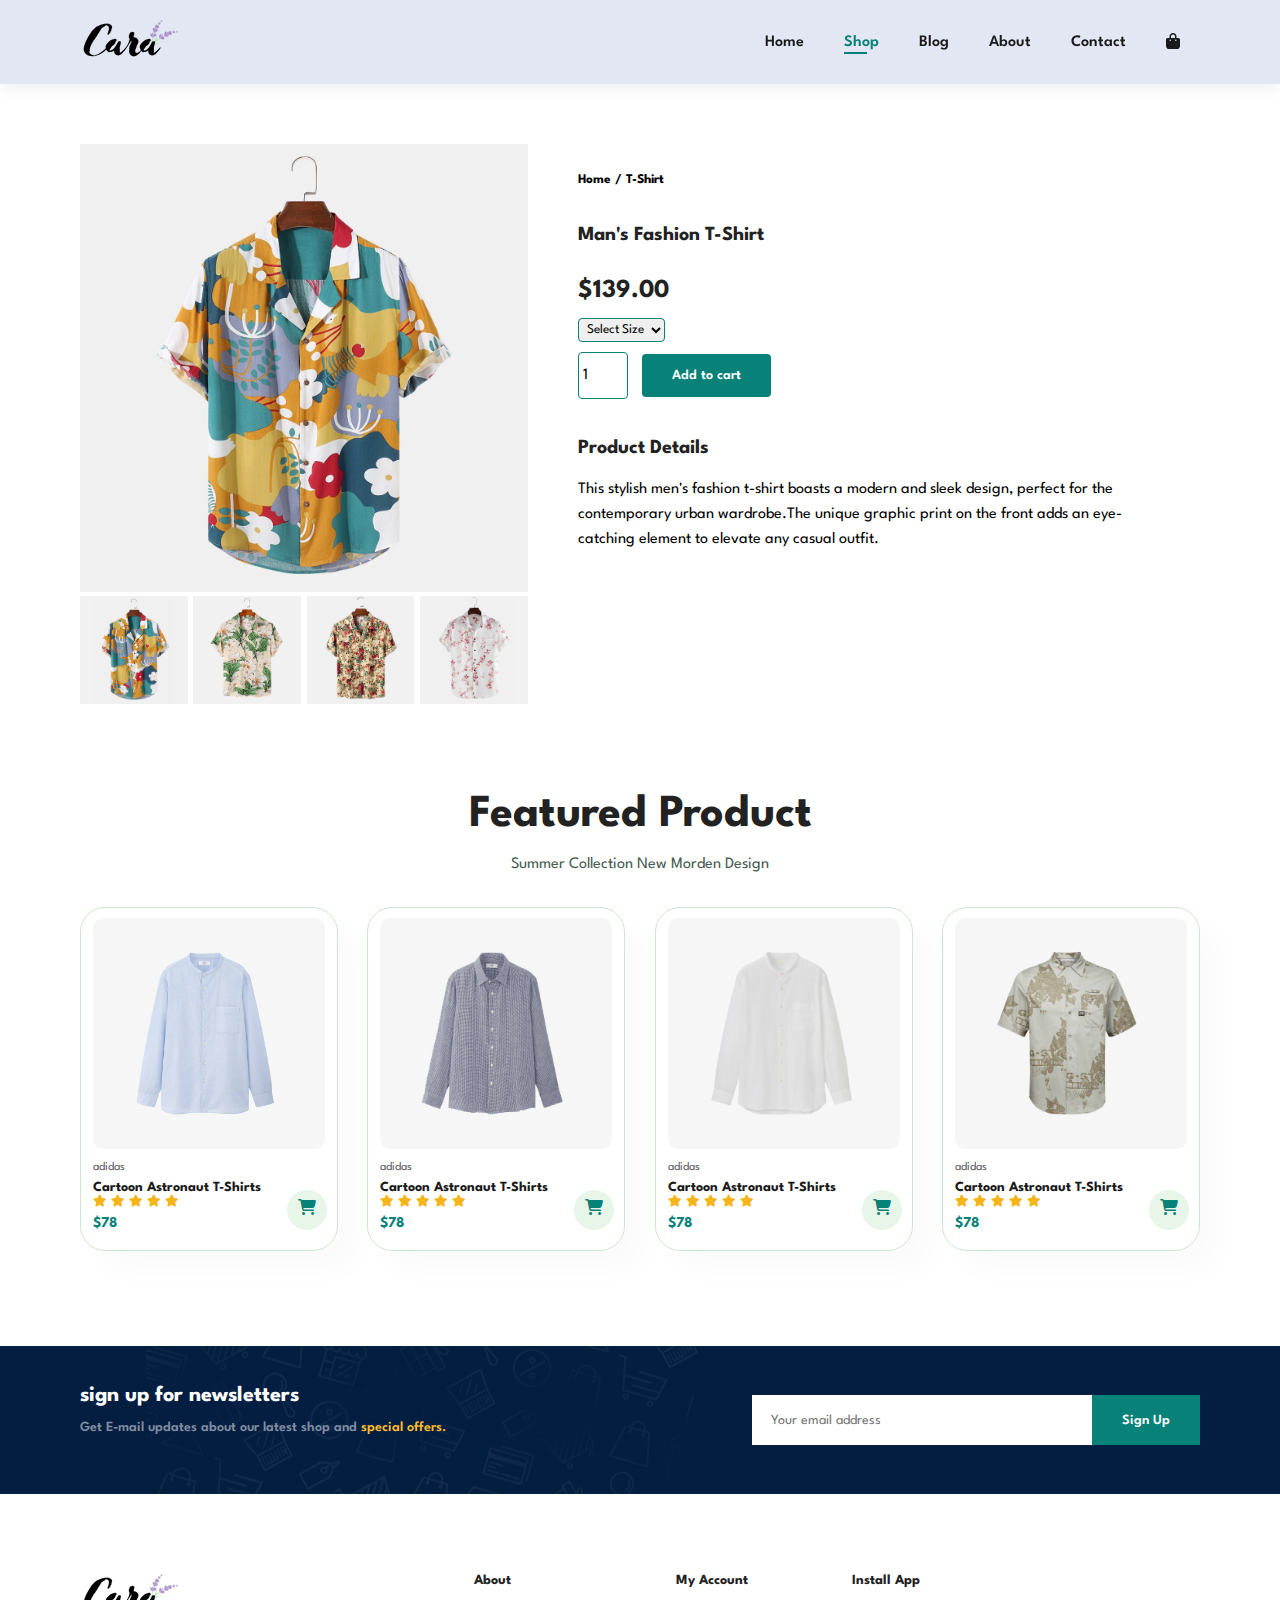
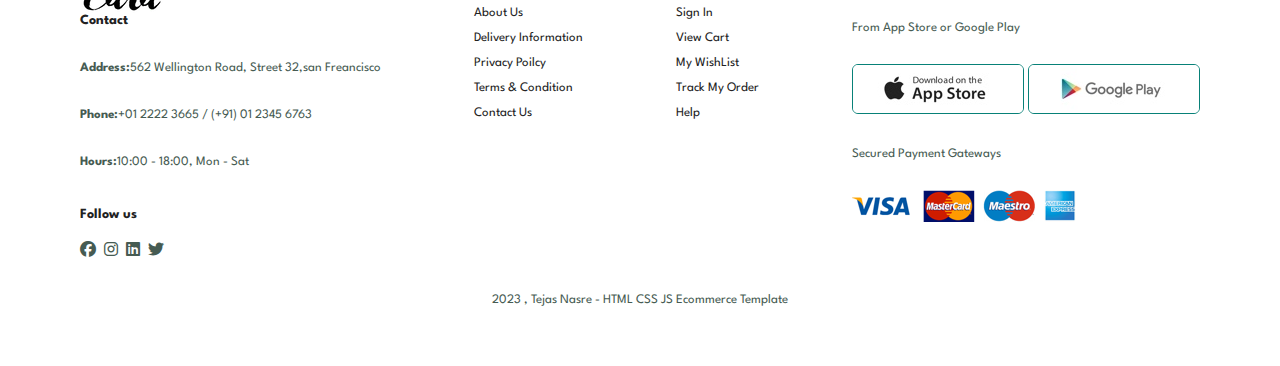
<file: sub-pages/sproduct.html>
<!DOCTYPE html>
<html lang="en">

<head>
    <meta charset="UTF-8">
    <meta name="viewport" content="width=devi ce-width, initial-scale=1.0">
    <link rel="shortcut icon" href="../assets/icon.png" type="image/.png">
    <title>Your product</title>
    <link rel="stylesheet" href="https://cdnjs.cloudflare.com/ajax/libs/font-awesome/6.4.0/css/all.min.css" />
    <link rel="stylesheet" href="../css/style.css">
    <link rel="stylesheet" href="../css/responsiveHome.css">
    <link rel="stylesheet" href="../css/shop.css">
    <link rel="stylesheet" href="../css/sproduct.css">
</head>

<body>
    <section id="header">
        <a href="../index.html"><img src="../assets/logo.png" alt="logo" class="logo"></a>
        <div>
            <ul id="navbar">
                <li><a href="../index.html">Home</a></li>
                <li><a class="active" href="../sub-pages/shop.html">Shop</a></li>
                <li><a href="../sub-pages/blog.html">Blog</a></li>
                <li><a href="../sub-pages/about.html">About</a></li>
                <li><a href="../sub-pages/contact.html">Contact</a></li>
                <li class="lg-bag"><a href="../sub-pages/cart.html"><i class="fa-solid fa-bag-shopping"></i></a></li>
                <a href="#" id="close"><i class="fa-solid fa-xmark"></i></a>
            </ul>
        </div>
        <div id="mobile">

            <a href="./sub-pages/cart.html"><i class="fa-solid fa-bag-shopping"></i></a>
            <i id="bar" class="fa-solid fa-bars"></i>
        </div>
    </section>
    <section id="prodetails" class="section-p1">
        <div class="single-pro-img">
            <img src="../assets/products/f1.jpg" alt="P-1" width="100%" id="mainImg">
            <div class="small-img-group">
                <div class="small-img-col">
                    <img src="../assets/products/f1.jpg" width="100%" alt="P-1" class="small-img">
                </div>
                <div class="small-img-col">
                    <img src="../assets/products/f2.jpg" width="100%" alt="P-2" class="small-img">
                </div>
                <div class="small-img-col">
                    <img src="../assets/products/f3.jpg" width="100%" alt="P-3" class="small-img">
                </div>
                <div class="small-img-col">
                    <img src="../assets/products/f4.jpg" width="100%" alt="P-4" class="small-img">
                </div>
            </div>
        </div>
        <div class="single-pro-details">
            <h5>Home / T-Shirt</h5>
            <h4>Man's Fashion T-Shirt</h4>
            <h2>$139.00</h2>
            <select>
                <option>Select Size</option>
                <option>XL</option>
                <option>XXL</option>
                <option>Small</option>
                <option>Large</option>
            </select>
            <input type="number" value="1">
            <button class="normal">Add to cart</button>
            <h4>Product Details</h4>
            <span>This stylish men's fashion t-shirt boasts a modern and sleek design, perfect for the contemporary
                urban wardrobe.The unique graphic print on the front adds an eye-catching element to elevate any casual
                outfit.
            </span>
        </div>
    </section>
    <section id="product1" class="section-p1">
        <h2>Featured Product</h2>
        <p>Summer Collection New Morden Design</p>
        <div class="pro-container">
            <div class="pro">
                <img src="../assets/products/n1.jpg" alt="N-1">
                <div class="des">
                    <span>adidas</span>
                    <h5>Cartoon Astronaut T-Shirts</h5>
                    <div class="star">
                        <i class="fa-solid fa-star"></i>
                        <i class="fa-solid fa-star"></i>
                        <i class="fa-solid fa-star"></i>
                        <i class="fa-solid fa-star"></i>
                        <i class="fa-solid fa-star"></i>
                    </div>
                    <h4>$78</h4>
                </div>
                <a href="#" class="cart"><i class="fa-solid fa-cart-shopping"></i></a>
            </div>
            <div class="pro">
                <img src="../assets/products/n2.jpg" alt="N-2">
                <div class="des">
                    <span>adidas</span>
                    <h5>Cartoon Astronaut T-Shirts</h5>
                    <div class="star">
                        <i class="fa-solid fa-star"></i>
                        <i class="fa-solid fa-star"></i>
                        <i class="fa-solid fa-star"></i>
                        <i class="fa-solid fa-star"></i>
                        <i class="fa-solid fa-star"></i>
                    </div>
                    <h4>$78</h4>
                </div>
                <a href="#" class="cart"><i class="fa-solid fa-cart-shopping"></i></a>
            </div>
            <div class="pro">
                <img src="../assets/products/n3.jpg" alt="N-3">
                <div class="des">
                    <span>adidas</span>
                    <h5>Cartoon Astronaut T-Shirts</h5>
                    <div class="star">
                        <i class="fa-solid fa-star"></i>
                        <i class="fa-solid fa-star"></i>
                        <i class="fa-solid fa-star"></i>
                        <i class="fa-solid fa-star"></i>
                        <i class="fa-solid fa-star"></i>
                    </div>
                    <h4>$78</h4>
                </div>
                <a href="#" class="cart"><i class="fa-solid fa-cart-shopping"></i></a>
            </div>
            <div class="pro">
                <img src="../assets/products/n4.jpg" alt="N-4">
                <div class="des">
                    <span>adidas</span>
                    <h5>Cartoon Astronaut T-Shirts</h5>
                    <div class="star">
                        <i class="fa-solid fa-star"></i>
                        <i class="fa-solid fa-star"></i>
                        <i class="fa-solid fa-star"></i>
                        <i class="fa-solid fa-star"></i>
                        <i class="fa-solid fa-star"></i>
                    </div>
                    <h4>$78</h4>
                </div>
                <a href="#" class="cart"><i class="fa-solid fa-cart-shopping"></i></a>
            </div>
        </div>
        </div>
    </section>
    <section id="newsletter" class="section-p1 section-m1">
        <div class="newstext">
            <h4>sign up for newsletters</h4>
            <p>Get E-mail updates about our latest shop and <span>special offers.</span></p>
        </div>
        <div class="form">
            <input type="text" placeholder="Your email address">
            <button class="normal">Sign Up</button>
        </div>
    </section>
    <footer class="section-p1">
        <div class="col">
            <img src="../assets/logo.png" alt="logo" class="logoS">
            <h4>Contact</h4>
            <p><strong>Address:</strong>562 Wellington Road, Street 32,san Freancisco</p>
            <p><strong>Phone:</strong>+01 2222 3665 / (+91) 01 2345 6763</p>
            <p><strong>Hours:</strong>10:00 - 18:00, Mon - Sat</p>
            <div class="follow">
                <h4>Follow us</h4>
                <div class="icon">
                    <i class="fa-brands fa-facebook"></i>
                    <i class="fa-brands fa-instagram"></i>
                    <i class="fa-brands fa-linkedin"></i>
                    <i class="fa-brands fa-twitter"></i>
                </div>
            </div>
        </div>
        <div class="col">
            <h4>About</h4>
            <a href="#">About Us</a>
            <a href="#">Delivery Information</a>
            <a href="#">Privacy Poilcy</a>
            <a href="#">Terms & Condition</a>
            <a href="#">Contact Us</a>
        </div>
        <div class="col">
            <h4>My Account </h4>
            <a href="#">Sign In</a>
            <a href="#">View Cart</a>
            <a href="#">My WishList</a>
            <a href="#">Track My Order</a>
            <a href="#">Help</a>
        </div>
        <div class="col install">
            <h4>Install App</h4>
            <p>From App Store or Google Play</p>
            <div class="row">
                <img src="../assets/pay/app.jpg" alt="app">
                <img src="../assets/pay/play.jpg" alt="play">
            </div>
            <p>Secured Payment Gateways</p>
            <img src="../assets/pay/pay.png" alt="pay">
        </div>
        <div class="copyright">
            <p>2023 , Tejas Nasre - HTML CSS JS Ecommerce Template</p>
        </div>
    </footer>
    <script src="../js/slider.js"></script>
    <script src="../js/responsiveHome.js"></script>
</body>

</html>
</file>
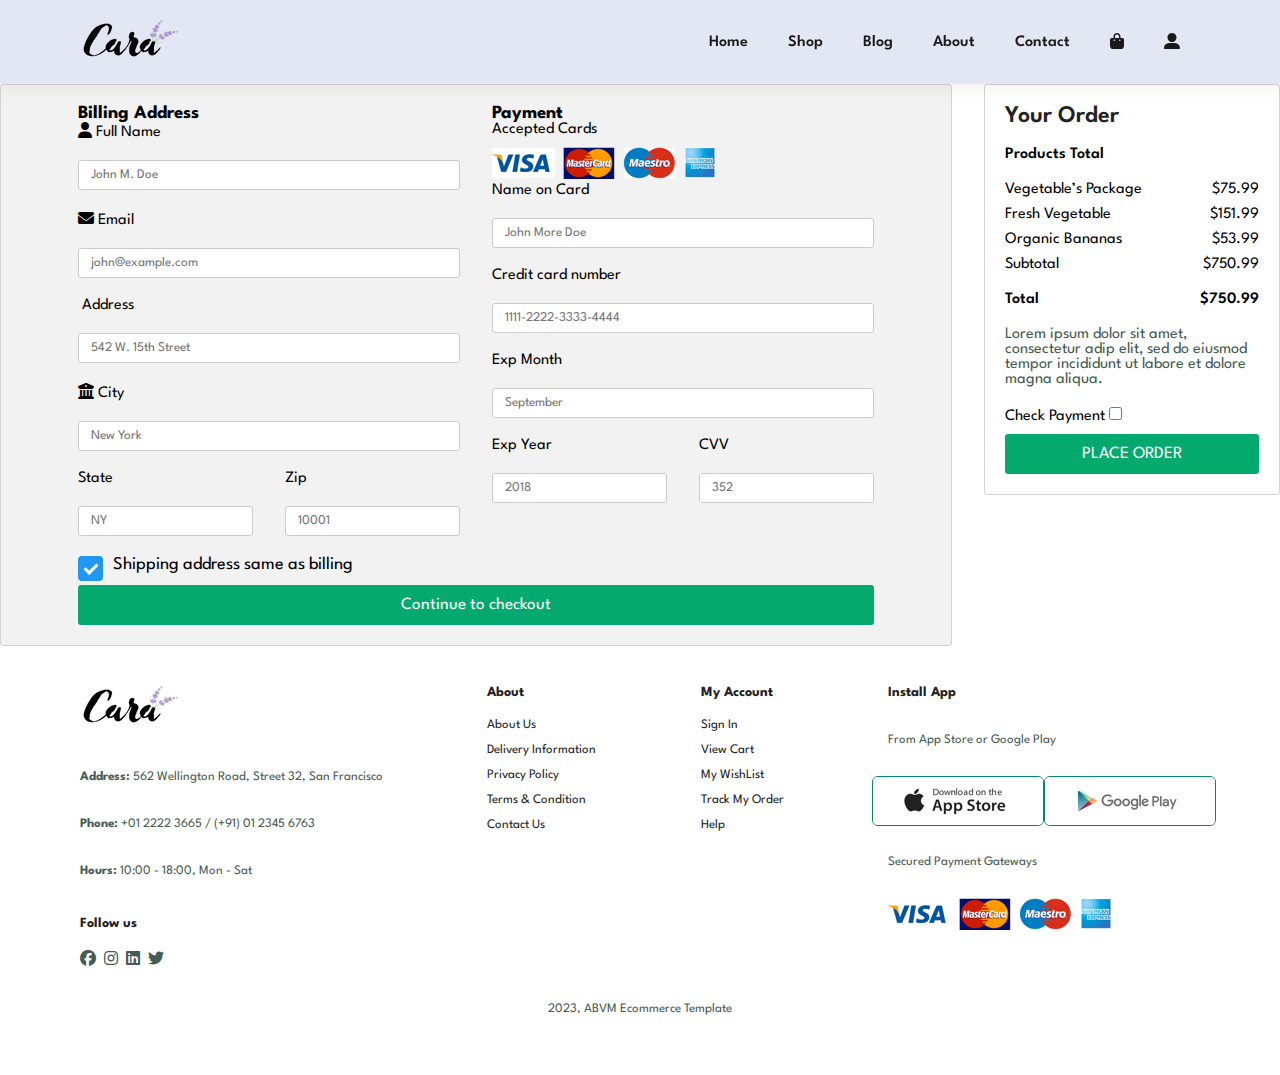
<file: sub-pages/thanhtoan.html>
<!DOCTYPE html>
<html lang="en">
<head>
    <meta charset="UTF-8">
    <meta name="viewport" content="width=device-width, initial-scale=1.0">
    <title>Checkout</title>
    <link rel="shortcut icon" href="../assets/icon.png" type="image/.png">
    <link rel="stylesheet" href="https://cdnjs.cloudflare.com/ajax/libs/font-awesome/6.4.0/css/all.min.css"/>
    <link rel="stylesheet" href="../css/style.css">
    <link rel="stylesheet" href="../css/responsiveHome.css">
    <link rel="stylesheet" href="../css/account.css">
    <style>
        .row {
            display: flex;
            flex-wrap: wrap;
            margin: 0 -16px;
        }

        .col-25, .col-50, .col-75 {
            padding: 0 16px;
        }

        .col-25 {
            flex: 25%;
        }

        .col-50 {
            flex: 50%;
        }

        .col-75 {
            flex: 75%;
        }

        .container {
            background-color: #f2f2f2;
            padding: 20px;
            border: 1px solid lightgrey;
            border-radius: 3px;
        }

        input[type=text] {
            width: 100%;
            margin-bottom: 20px;
            padding: 12px;
            border: 1px solid #ccc;
            border-radius: 3px;
        }

        label {
            margin-bottom: 10px;
            display: block;
        }

        .icon-container {
            margin-bottom: 20px;
            padding: 7px 0;
            font-size: 24px;
        }

        .btn {
            background-color: #04AA6D;
            color: white;
            padding: 12px;
            margin: 10px 0;
            border: none;
            width: 100%;
            border-radius: 3px;
            cursor: pointer;
            font-size: 17px;
        }

        .btn:hover {
            background-color: #45a049;
        }

        span.price {
            float: right;
            color: grey;
        }

        .checkbox-container {
            display: block;
            position: relative;
            padding-left: 35px;
            margin-bottom: 12px;
            cursor: pointer;
            font-size: 18px;
            user-select: none;
        }

        .checkbox-container input {
            position: absolute;
            opacity: 0;
            cursor: pointer;
            height: 0;
            width: 0;
        }

        .checkmark {
            position: absolute;
            top: 0;
            left: 0;
            height: 25px;
            width: 25px;
            background-color: #eee;
            border-radius: 4px;
        }

        .checkbox-container input:checked ~ .checkmark {
            background-color: #2196F3;
        }

        .checkmark:after {
            content: "";
            position: absolute;
            display: none;
        }

        .checkbox-container input:checked ~ .checkmark:after {
            display: block;
        }

        .checkbox-container .checkmark:after {
            left: 9px;
            top: 5px;
            width: 5px;
            height: 10px;
            border: solid white;
            border-width: 0 3px 3px 0;
            transform: rotate(45deg);
        }

        .checkout__order {
            background-color: #fff;
            padding: 20px;
            border: 1px solid lightgrey;
            border-radius: 3px;
        }

        .checkout__order h4 {
            margin-bottom: 20px;
            font-size: 24px;
            font-weight: 600;
        }

        .checkout__order__products, .checkout__order__total {
            font-weight: 600;
            margin-bottom: 20px;
        }

        .checkout__order ul {
            list-style: none;
            padding: 0;
        }

        .checkout__order ul li {
            display: flex;
            justify-content: space-between;
            margin-bottom: 10px;
        }

        .checkout__order__subtotal, .checkout__order__total {
            display: flex;
            justify-content: space-between;
            margin-bottom: 20px;
        }

        .site-btn {
            background-color: #04AA6D;
            color: white;
            padding: 12px;
            border: none;
            width: 100%;
            border-radius: 3px;
            cursor: pointer;
            font-size: 17px;
        }

        .site-btn:hover {
            background-color: #45a049;
        }

        @media (max-width: 800px) {
            .row {
                flex-direction: column;
            }
            .col-25 {
                margin-bottom: 20px;
            }
        }
    </style>
</head>
<body>
    <section id="header">
        <a href="../index.php"><img src="../assets/logo.png" alt="logo" class="logo"></a>
        <div>
            <ul id="navbar">
                <li><a href="../index.php">Home</a></li>
                <li><a href="../sub-pages/shop.php">Shop</a></li>
                <li><a href="../sub-pages/blog.html">Blog</a></li>
                <li><a href="../sub-pages/about.html">About</a></li>
                <li><a href="../sub-pages/contact.html">Contact</a></li>
                <li class="lg-bag"><a href="../sub-pages/cart.php"><i class="fa-solid fa-bag-shopping"></i></a></li>
                <li><a href="../sub-pages/account.html"><i class="fas fa-user-alt"></i></a></li>
                <a href="#" id="close"><i class="fa-solid fa-xmark"></i></a>
            </ul>
        </div>
        <div id="mobile">
            <a href="../sub-pages/cart.php"><i class="fa-solid fa-bag-shopping"></i></a>
            <i id="bar" class="fa-solid fa-bars"></i>
        </div>
    </section>

    <section class="checkout-section">
        <div class="row">
            <div class="col-75">
                <div class="container">
                    <form action="/action_page.php">
                        <div class="row">
                            <div class="col-50">
                                <h3>Billing Address</h3>
                                <label for="fname"><i class="fa fa-user"></i> Full Name</label>
                                <input type="text" id="fname" name="firstname" placeholder="John M. Doe">
                                <label for="email"><i class="fa fa-envelope"></i> Email</label>
                                <input type="text" id="email" name="email" placeholder="john@example.com">
                                <label for="adr"><i class="fa fa-address-card-o"></i> Address</label>
                                <input type="text" id="adr" name="address" placeholder="542 W. 15th Street">
                                <label for="city"><i class="fa fa-institution"></i> City</label>
                                <input type="text" id="city" name="city" placeholder="New York">
                                <div class="row">
                                    <div class="col-50">
                                        <label for="state">State</label>
                                        <input type="text" id="state" name="state" placeholder="NY">
                                    </div>
                                    <div class="col-50">
                                        <label for="zip">Zip</label>
                                        <input type="text" id="zip" name="zip" placeholder="10001">
                                    </div>
                                </div>
                            </div>
                            <div class="col-50">
                                <h3>Payment</h3>
                                <label for="fname">Accepted Cards</label>
                                <img src="../assets/pay/pay.png" alt="pay">
                                <label for="cname">Name on Card</label>
                                <input type="text" id="cname" name="cardname" placeholder="John More Doe">
                                <label for="ccnum">Credit card number</label>
                                <input type="text" id="ccnum" name="cardnumber" placeholder="1111-2222-3333-4444">
                                <label for="expmonth">Exp Month</label>
                                <input type="text" id="expmonth" name="expmonth" placeholder="September">
                                <div class="row">
                                    <div class="col-50">
                                        <label for="expyear">Exp Year</label>
                                        <input type="text" id="expyear" name="expyear" placeholder="2018">
                                    </div>
                                    <div class="col-50">
                                        <label for="cvv">CVV</label>
                                        <input type="text" id="cvv" name="cvv" placeholder="352">
                                    </div>
                                </div>
                            </div>
                        </div>
                        <label class="checkbox-container">
                            Shipping address same as billing
                            <input type="checkbox" checked="checked" name="sameadr">
                            <span class="checkmark"></span>
                        </label>
                        
                        <button type="submit" class="site-btn">Continue to checkout</button>
                    </form>
                </div>
            </div>
            <div class="col-25">
                <div class="checkout__order">
                    <h4>Your Order</h4>
                    <div class="checkout__order__products">Products <span>Total</span></div>
                    <ul>
                        <li>Vegetable’s Package <span>$75.99</span></li>
                        <li>Fresh Vegetable <span>$151.99</span></li>
                        <li>Organic Bananas <span>$53.99</span></li>
                    </ul>
                    <div class="checkout__order__subtotal">Subtotal <span>$750.99</span></div>
                    <div class="checkout__order__total">Total <span>$750.99</span></div>
                    <p>Lorem ipsum dolor sit amet, consectetur adip elit, sed do eiusmod tempor incididunt ut labore et dolore magna aliqua.</p>
                    <div class="checkout__input__checkbox">
                        <label for="payment">
                            Check Payment
                            <input type="checkbox" id="payment">
                            <span class="checkmark"></span>
                        </label>
                    </div>
                   
                    <button type="submit" class="site-btn">PLACE ORDER</button>
                </div>
            </div>
        </div>
    </section>

    <footer class="section-p1">
        <div class="col">
            <img src="../assets/logo.png" alt="logo" class="logoS">
            <br><br>
            <p><strong>Address:</strong> 562 Wellington Road, Street 32, San Francisco</p>
            <p><strong>Phone:</strong> +01 2222 3665 / (+91) 01 2345 6763</p>
            <p><strong>Hours:</strong> 10:00 - 18:00, Mon - Sat</p>
            <div class="follow">
                <h4>Follow us</h4>
                <div class="icon">
                    <i class="fa-brands fa-facebook"></i>
                    <i class="fa-brands fa-instagram"></i>
                    <i class="fa-brands fa-linkedin"></i>
                    <i class="fa-brands fa-twitter"></i>
                </div>
            </div>
        </div>
        <div class="col">
            <h4>About</h4>
            <a href="#">About Us</a>
            <a href="#">Delivery Information</a>
            <a href="#">Privacy Policy</a>
            <a href="#">Terms & Condition</a>
            <a href="#">Contact Us</a>
        </div>
        <div class="col">
            <h4>My Account</h4>
            <a href="#">Sign In</a>
            <a href="#">View Cart</a>
            <a href="#">My WishList</a>
            <a href="#">Track My Order</a>
            <a href="#">Help</a>
        </div>
        <div class="col install">
            <h4>Install App</h4>
            <p>From App Store or Google Play</p>
            <div class="row">
                <img src="../assets/pay/app.jpg" alt="app">
                <img src="../assets/pay/play.jpg" alt="play">
            </div>
            <p>Secured Payment Gateways</p>
            <img src="../assets/pay/pay.png" alt="pay">
        </div>
        <div class="copyright">
            <p>2023, ABVM Ecommerce Template</p>
        </div>
    </footer>

    <script src="../js/responsiveHome.js"></script>
</body>
</html>
</file>
<file: css/style.css>
@import url("https://fonts.googleapis.com/css2?family=Spartan:wght@100;200;300;400;500;600;700;800;900&display=swap");  

/* Track */
::-webkit-scrollbar {
  width: 12px;
}

/* Thumb */
::-webkit-scrollbar-thumb {
  background-color: #E3E6F3;
  border-radius: 4px;
}

* {
  margin: 0;
  padding: 0;
  box-sizing: border-box;
  font-family: "Spartan", sans-serif;
}

html {
  scroll-behavior: smooth;
}

/* Global Styles */

h1 {
  font-size: 50px;
  line-height: 64px;
  color: #222;
  /* font-family: 'Edu SA Beginner', 'cursive'; */
}

h2 {
  font-size: 46px;
  line-height: 54px;
  color: #222;
}

h4 {
  font-size: 20px;
  color: #222;
}

h6 {
  font-weight: 700;
  font-size: 12px;
}

p {
  font-size: 16px;
  color: #465b52;
  margin: 15px 0 20px 0;
}

.section-p1 {
  padding: 40px 80px;
}

.section-m1 {
  margin: 40px 0;
}

button.normal {
  font-size: 14px;
  font-weight: 600;
  padding: 15px 30px;
  color: #000;
  background-color: #fff;
  border-radius: 4px;
  cursor: pointer;
  border: none;
  outline: none;
  transition: all 0.3s ease;
}

button.white {
  font-size: 13px;
  font-weight: 600;
  padding: 11px 18px;
  color: #ffffff;
  background-color: transparent;
  cursor: pointer;
  border: 1px solid white;
  outline: none;
  transition: all 0.3s ease;
}

body {
  width: 100%;
}

#header {
  display: flex;
  align-items: center;
  justify-content: space-between;
  padding: 20px 80px;
  background-color: #E3E6F3;
  box-shadow: 0 5px 15px rgba(0, 0, 0, 0.06);
  z-index: 999;
  position: sticky;
  top: 0;
  left: 0;
}

#navbar {
  display: flex;
  align-items: center;
  justify-content: center;
}

#navbar li {
  list-style: none;
  padding: 0 20px;
  position: relative;
}

#navbar li a {
  cursor: pointer;
  text-decoration: none;
  font-size: 1rem;
  font-weight: 600;
  color: #1a1a1a;
  transition: all 0.3s ease;
}

#navbar li a:hover,
#navbar li a.active {
  color: #088178;

}

#navbar li a:hover::after,
#navbar li a.active::after {
  content: "";
  width: 30%;
  height: 2px;
  background-color: #088178;
  position: absolute;
  bottom: -4px;
  left: 20px;
}


/* responsive part */

#mobile {
  display: none;
  align-items: center;
}

#close {
  display: none;
}

#hero {
  background: url(../assets/hero4.png);
  height: 90vh;
  width: 100%;
  background-size: cover;
  background-position: top 25% right 0;
  padding: 0 80px;
  display: flex;
  flex-direction: column;
  align-items: flex-start;
  justify-content: center;
}

#hero h4 {
  padding-bottom: 15px;
}

#hero h1 {
  color: #088178;
}

#hero button {
  background: url(../assets/button.png);
  background-color: transparent;
  color: #088178;
  border: 0;
  padding: 14px 80px 14px 65px;
  background-repeat: no-repeat;
  cursor: pointer;
  font-weight: 700;
  font-size: 15px;
}

#feature {
  display: flex;
  align-items: center;
  justify-content: space-between;
  flex-wrap: wrap;
}

#feature .fe-box {
  width: 180px;
  text-align: center;
  padding: 25px 15px;
  box-shadow: 20px 20px 34px rgba(0, 0, 0, 0.03);
  border: 1px solid #cce7d0;
  border-radius: 4px;
  margin: 15px 0;
  cursor: pointer;
}

#feature .fe-box:hover {
  box-shadow: 10px 10px 54px rgba(70, 62, 221, 0.1);
}

#feature .fe-box img {
  width: 100%;
  margin-bottom: 10px;
}

.fe-box h6 {
  display: inline-block;
  padding: 9px 8px 6px 8px;
  line-height: 1;
  border-radius: 4px;
  color: #088178;
  background-color: #fddde4;
}

#feature .fe-box:nth-child(2) h6 {
  background-color: #cdebbc;
}

#feature .fe-box:nth-child(3) h6 {
  background-color: #d1e8f2;
}

#feature .fe-box:nth-child(4) h6 {
  background-color: #f6dbf6;
}

#feature .fe-box:nth-child(5) h6 {
  background-color: #cdd4f8;
}

#feature .fe-box:nth-child(6) h6 {
  background-color: #fff2e5;
}

#product1 {
  text-align: center;
}

#product1 .pro-container {
  width: 100%;
  display: flex;
  flex-direction: row;
  justify-content: space-between;
  align-items: center;
  flex-wrap: wrap;
}

#product1 .pro {
  width: 23%;
  min-width: 250px;
  padding: 10px 12px;
  border: 1px solid #cce7d0;
  border-radius: 25px;
  cursor: pointer;
  box-shadow: 20px 20px 30px rgba(0, 0, 0, 0.02);
  margin: 15px 0;
  transition: all 0.3s ease;
  position: relative;
}

#product1 .pro:hover {
  box-shadow: 20px 20px 30px rgba(0, 0, 0, 0.06);
}

.pro img {
  width: 100%;
  height: auto;
  display: block;
  object-fit: cover;
  border-radius: 10px; /* or any other styling you want */
}

#product1 .pro .des {
  text-align: start;
  padding: 10px 0;
}

#product1 .pro .des span {
  color: #606063;
  font-size: 12px;
}

#product1 .pro .des h5 {
  padding-top: 7px;
  color: #1a1a1a;
  font-size: 14px;
}

#product1 .pro .des i {
  font-size: 12px;
  color: rgb(243, 181, 25);
}

#product1 .pro .des h4 {
  padding-top: 7px;
  font-size: 15px;
  font-weight: 700;
  color: #088178;
}

#product1 .pro .cart {
  width: 40px;
  height: 40px;
  line-height: 40px;
  border-radius: 50px;
  background-color: #e8f6ea;
  font-weight: 500;
  color: #088178;
  position: absolute;
  bottom: 20px;
  right: 10px;
}

#banner {
  display: flex;
  flex-direction: column;
  justify-content: center;
  align-items: center;
  text-align: center;
  background: url(../assets/banner/b2.jpg);
  width: 100%;
  height: 40vh;
  background-size: cover;
  background-position: center;
}

#banner h4 {
  color: white;
  font-size: 16px;
}

#banner h2 {
  color: white;
  font-size: 30px;
  padding: 10px 0;
}

#banner h2 span {
  color: #ef3636;
  ;
}

#banner button:hover {
  background-color: #ef3636;
  color: #fff;
}

#sm-banner {
  display: flex;
  justify-content: space-between;
  flex-wrap: wrap;
}

#sm-banner .bannner-box {
  display: flex;
  flex-direction: column;
  justify-content: center;
  align-items: flex-start;
  background: url(../assets/banner/b17.jpg);
  width: 570px;
  height: 50vh;
  background-size: cover;
  background-position: center;
  padding: 30px;
}

#sm-banner .bannner-box h4 {
  color: white;
  font-size: 20px;
  font-weight: 300;
}

#sm-banner .bannner-box h2 {
  color: white;
  font-size: 28px;
  font-weight: 800;
}

#sm-banner span {
  color: white;
  font-size: 14px;
  font-weight: 500;
  padding-bottom: 15px;
}

#sm-banner .bannner-box:hover button {
  background-color: #088178;
  border: 1px solid #088178;
}

#sm-banner .bannner-box:nth-child(2) {
  background: url(../assets/banner/b10.jpg);
}

#banner3 {
  display: flex;
  flex-direction: row;
  justify-content: space-between;
  flex-wrap: wrap;
  padding: 0 80px;
}

#banner3 .banner-box {
  display: flex;
  flex-direction: column;
  justify-content: center;
  align-items: flex-start;
  background: url(../assets/banner/b7.jpg);
  width: 30%;
  height: 30vh;
  background-size: cover;
  background-position: center;
  padding: 30px;
  margin-bottom: 20px;
}

#banner3 h4 {
  color: white;
  font-weight: 900;
  font-size: 22px;
}

#banner3 h3 {
  color: #ec544e;
  font-weight: 800;
  font-size: 15px;
}

#banner3 .banner-box2 {
  background: url(../assets/banner/b4.jpg);
  background-size: cover;
  background-position: center;
}

#banner3 .banner-box3 {
  background: url(../assets/banner/b18.jpg);
  background-size: cover;
  background-position: center;
}

#newsletter {
  display: flex;
  justify-content: space-between;
  flex-wrap: wrap;
  align-items: center;
  background: url(../assets/banner/b14.png);
  background-repeat: no-repeat;
  background-position: 20% 30%;
  background-color: #041e42;
}

#newsletter h4 {
  font-size: 22px;
  font-weight: 700;
  color: white;
}

#newsletter p {
  font-size: 14px;
  font-weight: 600;
  color: #818ea0;
}

#newsletter p span {
  color: #ffbd27;
}

#newsletter input {
  height: 3.125rem;
  padding: 0 1.25em;
  font-size: 14px;
  width: 100%;
  border: 1px solid transparent;
  border-radius: 4px;
  border-radius: 0;
  outline: none;
}

#newsletter button {
  background-color: #088178;
  color: white;
  white-space: nowrap;
  height: 3.125rem;
  border-radius: 0;
}

#newsletter .form {
  display: flex;
  flex-direction: row;
  width: 40%;
}

footer {
  display: flex;
  flex-wrap: wrap;
  justify-content: space-between;
}

footer .col {
  display: flex;
  flex-direction: column;
  align-items: flex-start;
  margin-bottom: 20px;
}

footer .logo {
  margin-bottom: 30px;
}

footer h4 {
  font-size: 14px;
  padding-bottom: 20px;
}

footer p {
  font-size: 13px;
  padding-bottom: 0 0 8px 0;
}

footer a {
  font-size: 13px;
  text-decoration: none;
  color: #222;
  margin-bottom: 13px;
}

footer .follow {
  margin-top: 20px;
}

footer .follow i {
  color: #465b52;
  padding-right: 4px;
  cursor: pointer;
}

footer .install .row img {
  border: 1px solid #088178;
  border-radius: 6px;
}

footer .install img {
  margin: 10px 0 15px 0;
}

footer .follow i:hover,
footer a:hover {
  color: #088178;
}

footer .copyright {
  width: 100%;
  text-align: center;
}
</file>
<file: css/responsiveHome.css>
@media screen and (max-width:799px) {
    .section-p1 {
        padding: 40px 40px;
    }

    #navbar {
        display: flex;
        flex-direction: column;
        align-items: flex-start;
        justify-content: flex-start;
        position: fixed;
        top: 0;
        right: -300px;
        height: 100vh;
        width: 300px;
        background-color: #E3E6F3;
        box-shadow: 0 40px 60pc rgba(0, 0, 0, 0.1);
        padding: 80px 0 0 10px;
        transition: all 0.4s ease;
    }

    #navbar.active {
        right: 0;
    }

    #navbar li {
        margin-bottom: 25px;
    }

    #mobile {
        display: flex;
        align-items: center;
    }

    #mobile i {
        color: #1a1a1a;
        font-size: 24px;
        padding-left: 20px;
    }

    #close {
        display: initial;
        font-size: 24px;
        position: absolute;
        top: 30px;
        left: 30px;
        color: #222;
    }

    .lg-bag {
        display: none;
    }

    #hero {
        height: 70vh;
        padding: 0 80px;
        background-position: top 30% right 30%;
    }

    #feature {
        justify-content: center;

    }

    #feature .fe-box {
        margin: 15px 15px;
    }

    #product1 .pro-container {
        justify-content: center;
    }

    #product1 .pro {
        margin: 15px;
    }

    #banner {
        height: 20vh;
    }

    #sm-banner .bannner-box {
        min-width: 100%;
        height: 30vh;
    }

    #sm-banner .bannner-box:nth-child(2) {
        background-position: center;
        background-repeat: no-repeat;
        background-size: cover;
    }

    #banner3 {
        padding: 0 40px;
    }

    #banner3 .banner-box {
        width: 28%;
    }

    #newsletter .form {
        width: 70%;
    }
}

@media screen and (max-width:477px) {
    #navbar {
       width: 225px;
    }
    .section-p1{
        padding: 20px;
    }
    #header {
        padding: 10px 30px;
    }

    #hero {
        padding: 0 20px;
        background-position: 55%;
    }
    h2 {
        font-size: 32px;
    }
    h1{
        font-size: 38px;
    }
    #feature .fe-box {
        width: 155px;
        margin: 0 0 15px 0;
    }
    #feature {
        justify-content: space-between;
    }
    #product1 .pro {
       width: 100%;
    }
    #banner {
        height: 40vh;
    }
    #sm-banner .bannner-box {
        height: 40vh;
    }
    #sm-banner .bannner-box:nth-child(2) {
        margin-top: 20px;
    }
    #banner3 {
        padding: 0 20px;
    }
    #banner3 .banner-box {
        width: 100%;
    }
    #newsletter {
        padding: 40px 20px;
    }
    #newsletter .form {
        width: 100%;
    }
    footer .copyright {
        text-align: start;
    }
}
</file>
<file: css/account.css>
.account-page {
    padding: 50px 0;
    background: radial-gradient(#fff, #088178);
    display: flex;
    justify-content: center;
}

.container {
    display: flex;
    align-items: center;
    justify-content: center;
    width: 100%;
}

.col-2 {
    flex: 1;
    display: flex;
    justify-content: center;
}

.form-container {
    background: #fff;
    width: 300px;
    height: 400px;
    text-align: center;
    padding: 20px 0;
    margin: auto;
    box-shadow: 0 0 20px 0px rgba(0, 0, 0, 0.1);
    position: relative;
}

img {
    max-width: 100%;
    height: auto;
}

.form-container button {
    background-color: #088178;
    color: white;
}

.form-container span {
    font-weight: bold;
    padding: 0 10px;
    color: #555;
    cursor: pointer;
    width: 100px;
    display: inline-block;
}

.form-btn {
    display: inline-block;
    margin-bottom: 20px;
}

.form-content {
    display: flex;
}

.form-container form {
    max-width: 300px;
    padding: 0 20px;
    position: relative;
    top: 0;
    display: none;
}

form input {
    width: 100%;
    height: 30px;
    margin: 10px 0;
    padding: 0 10px;
    border: 1px solid #ccc;
}

form .btn {
    width: 100%;
    border: none;
    cursor: pointer;
    margin: 10px 0;
}

form .btn:focus {
    outline: none;
}

form.active {
    display: block;
}

form a {
    font-size: 12px;
}
</file>
<file: css/blog.css>
@import url(../css/style.css);
@import url(../css/responsiveHome.css);

#page-header.blog-header {
    background: url(../assets/banner/b19.jpg);
    background-position: center;
    background-size: cover;
}

#blog {
    padding: 150px 150px 0 150px;
}

#blog .blog-box {
    display: flex;
    flex-direction: row;
    align-items: center;
    width: 100%;
    padding-bottom:10px ;
    position: relative;
}

#blog .blog-img {
    width: 50%;
    margin: 40px;
}

#blog img {
    width: 100%;
    height: 300px;
    object-fit: cover;
}

#blog .blog-details {
    width: 50%;
}

#blog .blog-details a {
    text-decoration: none;
    font-size: 11px;
    color: black;
    font-weight: 700;
    position: relative;
    transition: 0.3s;
}

#blog .blog-details a::after {
    content: "";
    width: 50px;
    height: 1.5px;
    background-color: black;
    position: absolute;
    top: 4px;
    right: -60px;
}

#blog .blog-details a:hover {
    color: #088178;
}
#blog .blog-details a:hover::after{
    background-color: #088178;
}

#blog .blog-box h1{
    position: absolute;
    top: -12px;
    left: 35px;
    font-size: 70px;
    font-weight: 700;
    color: #c9cbce;
    z-index: -9;
}

@media screen and (max-width:477px) {
    #blog {
        padding: 100px 20px 0 20px;
    }
    #blog .blog-box {
        display: flex;
        flex-direction: column;
        align-items: flex-start;
        width: 100%;
        position: relative;
        margin-bottom: 55px;
    }
    #blog .blog-img {
        width: 100%;
        margin: 0px;
        margin-bottom: 30px;
    }
    #blog .blog-details {
        width: 100%;
    }
    #blog .blog-box h1 {
        position: absolute;
        top: -45px;
        left: 5px;
        font-size: 70px;
        font-weight: 700;
        color: #c9cbce;
        z-index: -9;
    }
}
</file>
<file: css/shop.css>
#page-header{
    background-image: url(../assets/banner/b1.jpg);
    background-size: cover;
    width: 100%;
    height: 40vh;
    display: flex;
    flex-direction: column;
    justify-content: center;
    text-align: center;
    align-items: center;
    padding: 14px;
}
#page-header h2,
#page-header p{
    color: white;
}

#pagination{
    text-align: center;
}
#pagination a{
    text-decoration: none;
    background-color: #088178;
    padding: 15px 20px;
    border-radius: 4px;
    color: white;
    font-weight: 600;
}
#pagination a i{
    font-size: 16px;
    font-weight: 600;
}
</file>
<file: css/about.css>
#page-header.about-header{
    background: url(../assets/about/banner.png);
    background-position: center;
    background-size: cover;
}

#about-head img{
    width: 50%;
    height: auto;
}
#about-head{
    display: flex;
    align-items: center;
}
#about-head div{
    padding-left: 40px;
}
#about-app{
    text-align:center;
}
#about-app .video{
    width: 70%;
    height: 100%;
    margin: 30px auto 0 auto;
}
#about-app .video video{
    width: 100%;
    height: 100%;
    border-radius: 20px;
}

@media screen and (max-width:477px){
    #about-head {
        flex-direction: column;
    }
    #about-head img {
        width: 100%;
        margin-bottom: 20px;
    }
    #about-head div {
        padding-left: 0px;
    }
    #about-app .video {
        width: 100%;
    }
}
</file>
<file: css/contact.css>
#contact-details{
    display: flex;
    flex-direction: row;
    align-items: center;
    justify-content: space-between;
}
#contact-details .details{
    width: 40%;
}
#contact-details .details span,
#form-details form span{
    font-size: 12px;
}

#contact-details .details h2,
#form-details form h2{
    font-size: 26px;
    line-height: 35px;
    padding: 20px 0;
}
#contact-details .details h3{
    font-size: 16px;
    padding-bottom: 15px;
}
#contact-details .details li{
    list-style: none;
    display: flex;
    padding: 10px 0;
}

#contact-details .details li i{
    font-size: 14px;
    padding-right: 22px;
}
#contact-details .details li p{
    margin: 0;
    font-size: 14px;
}

#contact-details .map{
    width: 55%;
    height: 400px;
}

#contact-details .map iframe{
    width: 100%;
    height: 100%;
}

#form-details{
    display: flex;
    justify-content: space-between;
    align-items: center;
    margin: 30px;
    padding: 80px;
    border: 1px solid #bdbbbb;
}
#form-details form{
    width: 65%;
    display: flex;
    flex-direction: column;
    align-items: flex-start;
}

#form-details form input,
#form-details form textarea{
    width: 100%;
    padding: 12px 15px;
    outline: none;
    margin-bottom: 20px;
    border: 1px solid #bdbaba;
}
#form-details form button{
    background-color: #088178;
    color: white;
}

#form-details .people div{
    padding-bottom: 25px;
    display: flex;
    align-items: flex-start;
}
#form-details .people div img{
    width: 65px;
    height: 65px;
    object-fit: cover;
    margin-right: 15px;
}
#form-details .people div p{
    margin: 0;
    font-size: 13px;
    line-height: 25px;
}
#form-details .people div span{
    display: block;
    font-size: 16px;
    font-weight: 600;
    color: black;
}

@media screen and (max-width:799px) {
    #form-details {
        padding: 40px;
    }
    #form-details .people{
        margin-left: 20px;
    }
    #form-details form {
        width: 55%;
    }
}

@media screen  and (max-width:477px){
    #contact-details {
        flex-direction: column;
    }
    #contact-details .details {
        width: 100%;
        margin-bottom: 30px;
    }
    #contact-details .map{
        width: 100%;
    }
    #form-details {
        margin: 10px;
        padding: 10px 10px;
        flex-wrap: wrap;
    }
    #form-details form {
        width: 100%;
        margin-bottom: 30px;
    }
}
</file>
<file: css/cart.css>
#cart {
    overflow-x: auto;
}

#cart table {
    width: 100%;
    border-collapse: collapse;
    table-layout: fixed;
    white-space: nowrap;
}

#cart table img {
    width: 70px;
}

#cart table td:nth-child(1) {
    width: 100px;
    text-align: center;
}

#cart table td:nth-child(2) {
    width: 150px;
    text-align: center;
}

#cart table td:nth-child(3) {
    width: 250px;
    text-align: center;
}

#cart table td:nth-child(4),
#cart table td:nth-child(5),
#cart table td:nth-child(6) {
    width: 150px;
    text-align: center;
}

#cart table td:nth-child(5) input {
    width: 70px;
    padding: 10px 5px 10px 15px;
    outline: none;
}

#cart table thead {
    border: 1px solid #c8cac7;
    border-left: none;
    border-right: none;
}

#cart table thead td {
    font-weight: 700;
    text-transform: uppercase;
    font-size: 13px;
    padding: 18px 0;
}

#cart table tbody tr td {
    padding-top: 15px;
}

#cart table td {
    font-size: 13px;
}

#cart-add {
    display: flex;
    flex-wrap: wrap;
    justify-content: space-between;
}

#coupon {
    width: 50%;
    margin-bottom: 30px;
}

#coupon h3,
#sub-total {
    padding-bottom: 15px;
}

#coupon input {
    padding: 10px 20px;
    outline: none;
    width: 60%;
    margin-right: 10px;
    border: 1px solid #c8cac7;
}

#coupon button,
#sub-total button {
    background-color: #088178;
    color: white;
    padding: 12px 20px;
}

#sub-total {
    width: 50%;
    margin-bottom: 30px;
    border: 1px solid #e2e2e2;
    padding: 30px;
}

#sub-total table {
    border-collapse: collapse;
    width: 100%;
    margin-bottom: 20px;
}

#sub-total table td {
    width: 50%;
    border: 1px solid #e2e2e2;
    padding: 10px;
    font-size: 13px;
}

@media screen and (max-width:477px) {
    #cart-add {
        flex-direction: column;
    }

    #coupon {
        width: 100%;
    }

    #sub-total {
        width: 100%;
        padding: 20px;
    }

}
</file>
<file: css/sproduct.css>
#prodetails{
    display: flex;
    margin-top: 20px;
}

#prodetails .single-pro-details{
    width: 50%;
    padding-top: 30px;
}

#prodetails .single-pro-img{
    width: 40%;
    margin-right: 50px;
}

.small-img-group{
    display: flex;
    flex-direction: row;
    justify-content: space-between;
}

.small-img-col{
    flex-basis: 24%;
    cursor: pointer;
}

#prodetails .single-pro-details h2{
    font-size: 26px;
}

#prodetails .single-pro-details select{
    display: block;
    padding: 5px 10px;
    margin-bottom: 10px;
    outline: none;
    border: 1px solid #088178; 
    border-radius: 4px;
    padding: 4px;
}
#prodetails .single-pro-details input{
    width: 50px;
    height: 47px;
    padding-left: 10px;
    font-size: 16px;
    margin-right: 10px;
    border: 1px solid #088178;
    border-radius: 4px;
    padding: 4px;
    outline: 0;
}
#prodetails .single-pro-details span{
    line-height: 25px;
}
#prodetails .single-pro-details button{
    background-color: #088178;
    color: white;
}

#prodetails .single-pro-details h4{
    padding: 40px 0 20px 0;
}

@media screen and (max-width:477px){
    /* Single Product */
    #prodetails {
        display: flex;
        flex-direction: column;
    }
    #prodetails .single-pro-img {
        width: 100%;
        margin-right: 0;
    }
    #prodetails .single-pro-details {
        width: 100%;
        padding-top: 0px;
    }
}
</file>
